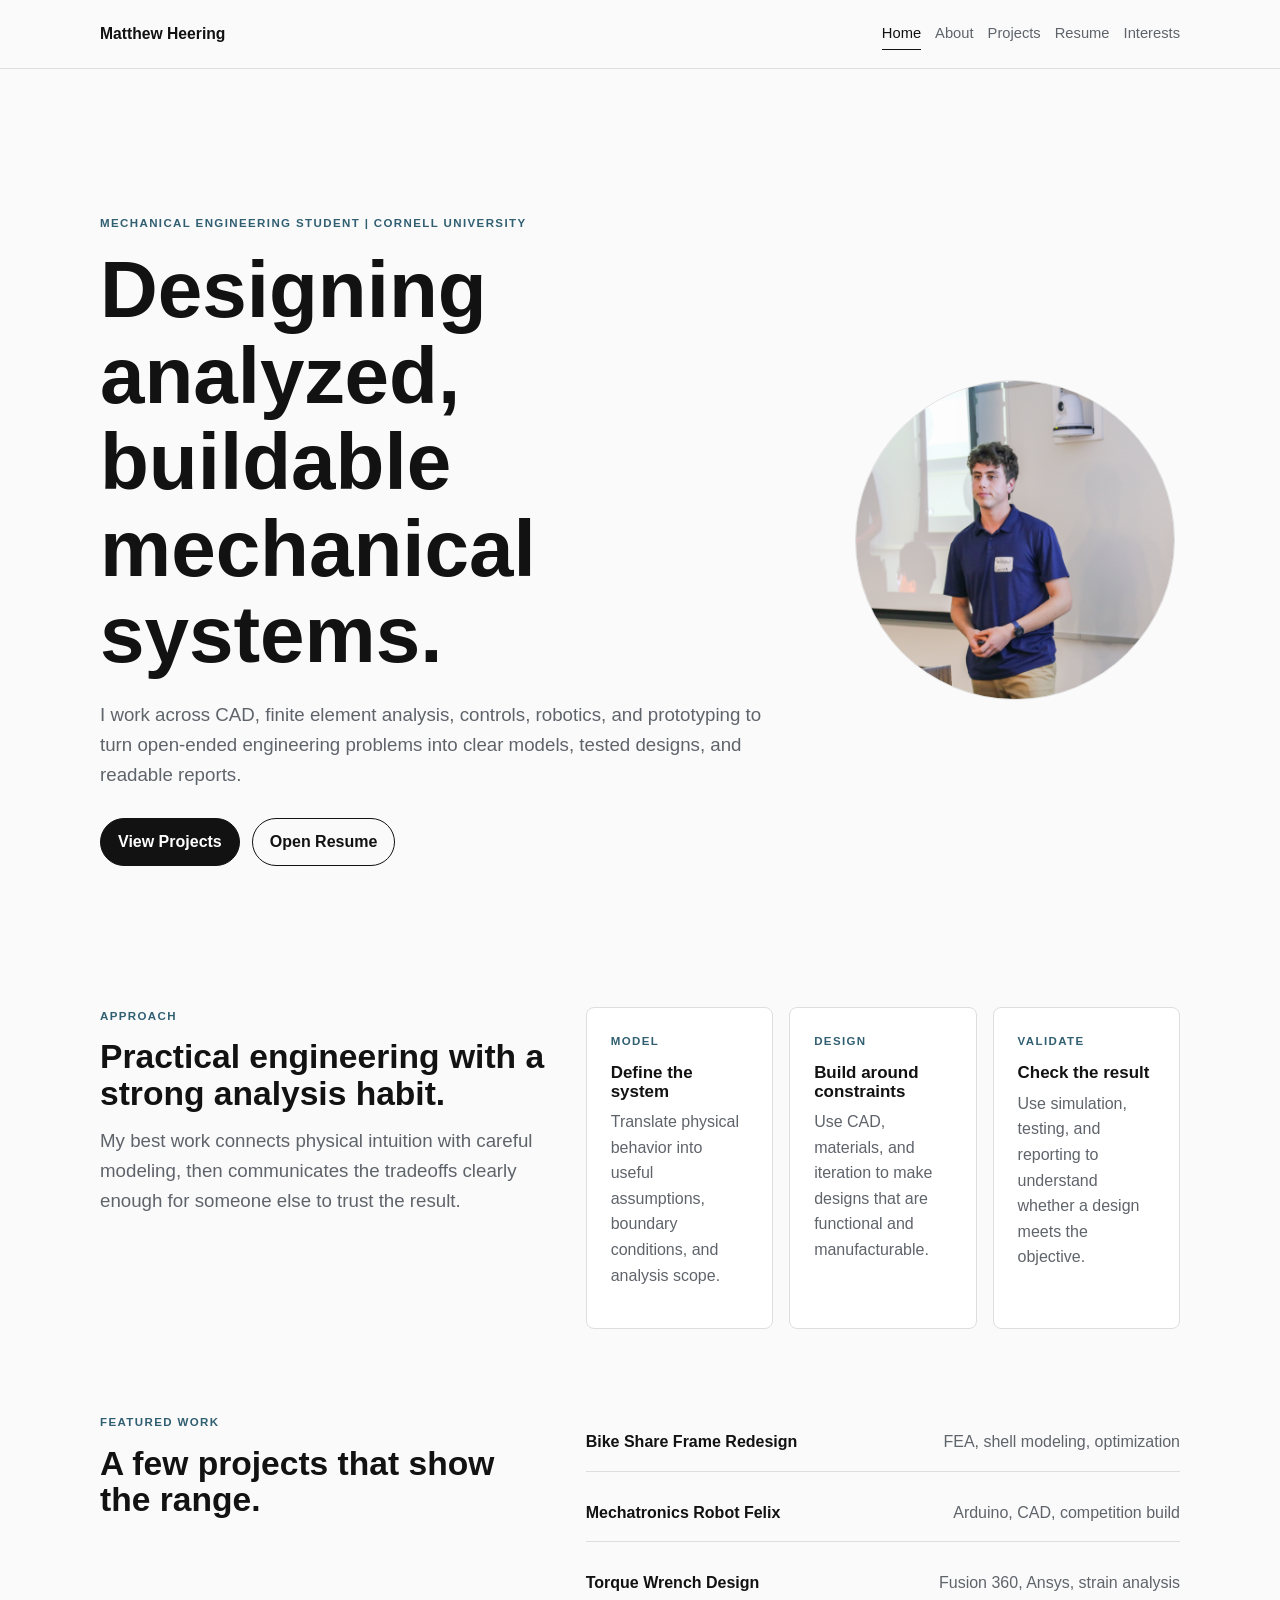
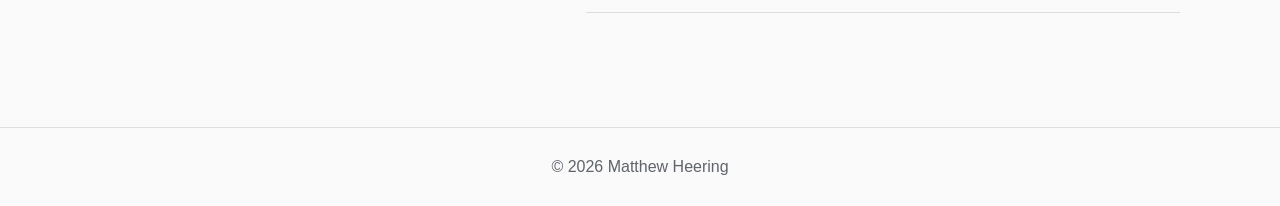
<file: index.html>
<!DOCTYPE html>
<html lang="en">
<head>
  <meta charset="UTF-8">
  <meta name="viewport" content="width=device-width, initial-scale=1.0">
  <meta name="description" content="Mechanical engineering portfolio for Matthew Heering, featuring CAD, FEA, robotics, fluid mechanics, and system dynamics projects.">
  <title>Matthew Heering | Mechanical Engineering Portfolio</title>
  <link rel="stylesheet" href="assets/css/main.css">
</head>
<body>
  <nav class="site-nav" aria-label="Primary navigation">
    <div class="nav-inner">
      <a class="brand" href="index.html">Matthew Heering</a>
      <div class="nav-links">
        <a class="active" href="index.html">Home</a>
        <a href="about.html">About</a>
        <a href="projects/index.html">Projects</a>
        <a href="Resume/resume.html">Resume</a>
        <a href="interests.html">Interests</a>
      </div>
    </div>
  </nav>

  <main class="page-shell">
    <section class="hero" aria-labelledby="home-heading">
      <div class="hero-copy">
        <p class="eyebrow">Mechanical engineering student | Cornell University</p>
        <h1 id="home-heading">Designing analyzed, buildable mechanical systems.</h1>
        <p class="lead">
          I work across CAD, finite element analysis, controls, robotics, and prototyping to turn
          open-ended engineering problems into clear models, tested designs, and readable reports.
        </p>
        <div class="hero-actions">
          <a class="button primary" href="projects/index.html">View Projects</a>
          <a class="button" href="Resume/resume.html">Open Resume</a>
        </div>
      </div>
      <div class="portrait-wrap">
        <img class="portrait" src="coding.png" alt="Matthew Heering presenting engineering work">
      </div>
    </section>

    <section class="section split-section" aria-labelledby="approach-heading">
      <div class="section-header">
        <p class="eyebrow">Approach</p>
        <h2 id="approach-heading">Practical engineering with a strong analysis habit.</h2>
        <p class="lead">
          My best work connects physical intuition with careful modeling, then communicates the
          tradeoffs clearly enough for someone else to trust the result.
        </p>
      </div>
      <div class="grid">
        <article class="card">
          <p class="meta">Model</p>
          <h3>Define the system</h3>
          <p>Translate physical behavior into useful assumptions, boundary conditions, and analysis scope.</p>
        </article>
        <article class="card">
          <p class="meta">Design</p>
          <h3>Build around constraints</h3>
          <p>Use CAD, materials, and iteration to make designs that are functional and manufacturable.</p>
        </article>
        <article class="card">
          <p class="meta">Validate</p>
          <h3>Check the result</h3>
          <p>Use simulation, testing, and reporting to understand whether a design meets the objective.</p>
        </article>
      </div>
    </section>

    <section class="section split-section" aria-labelledby="featured-heading">
      <div class="section-header">
        <p class="eyebrow">Featured work</p>
        <h2 id="featured-heading">A few projects that show the range.</h2>
      </div>
      <div class="link-list">
        <a class="text-link" href="projects/Bike Share Simulation/index.html">
          Bike Share Frame Redesign <span>FEA, shell modeling, optimization</span>
        </a>
        <a class="text-link" href="projects/Mechatronics-Robot/index.html">
          Mechatronics Robot Felix <span>Arduino, CAD, competition build</span>
        </a>
        <a class="text-link" href="projects/Torque Wrench/index.html">
          Torque Wrench Design <span>Fusion 360, Ansys, strain analysis</span>
        </a>
      </div>
    </section>
  </main>

  <footer class="site-footer">&copy; 2026 Matthew Heering</footer>
</body>
</html>
</file>
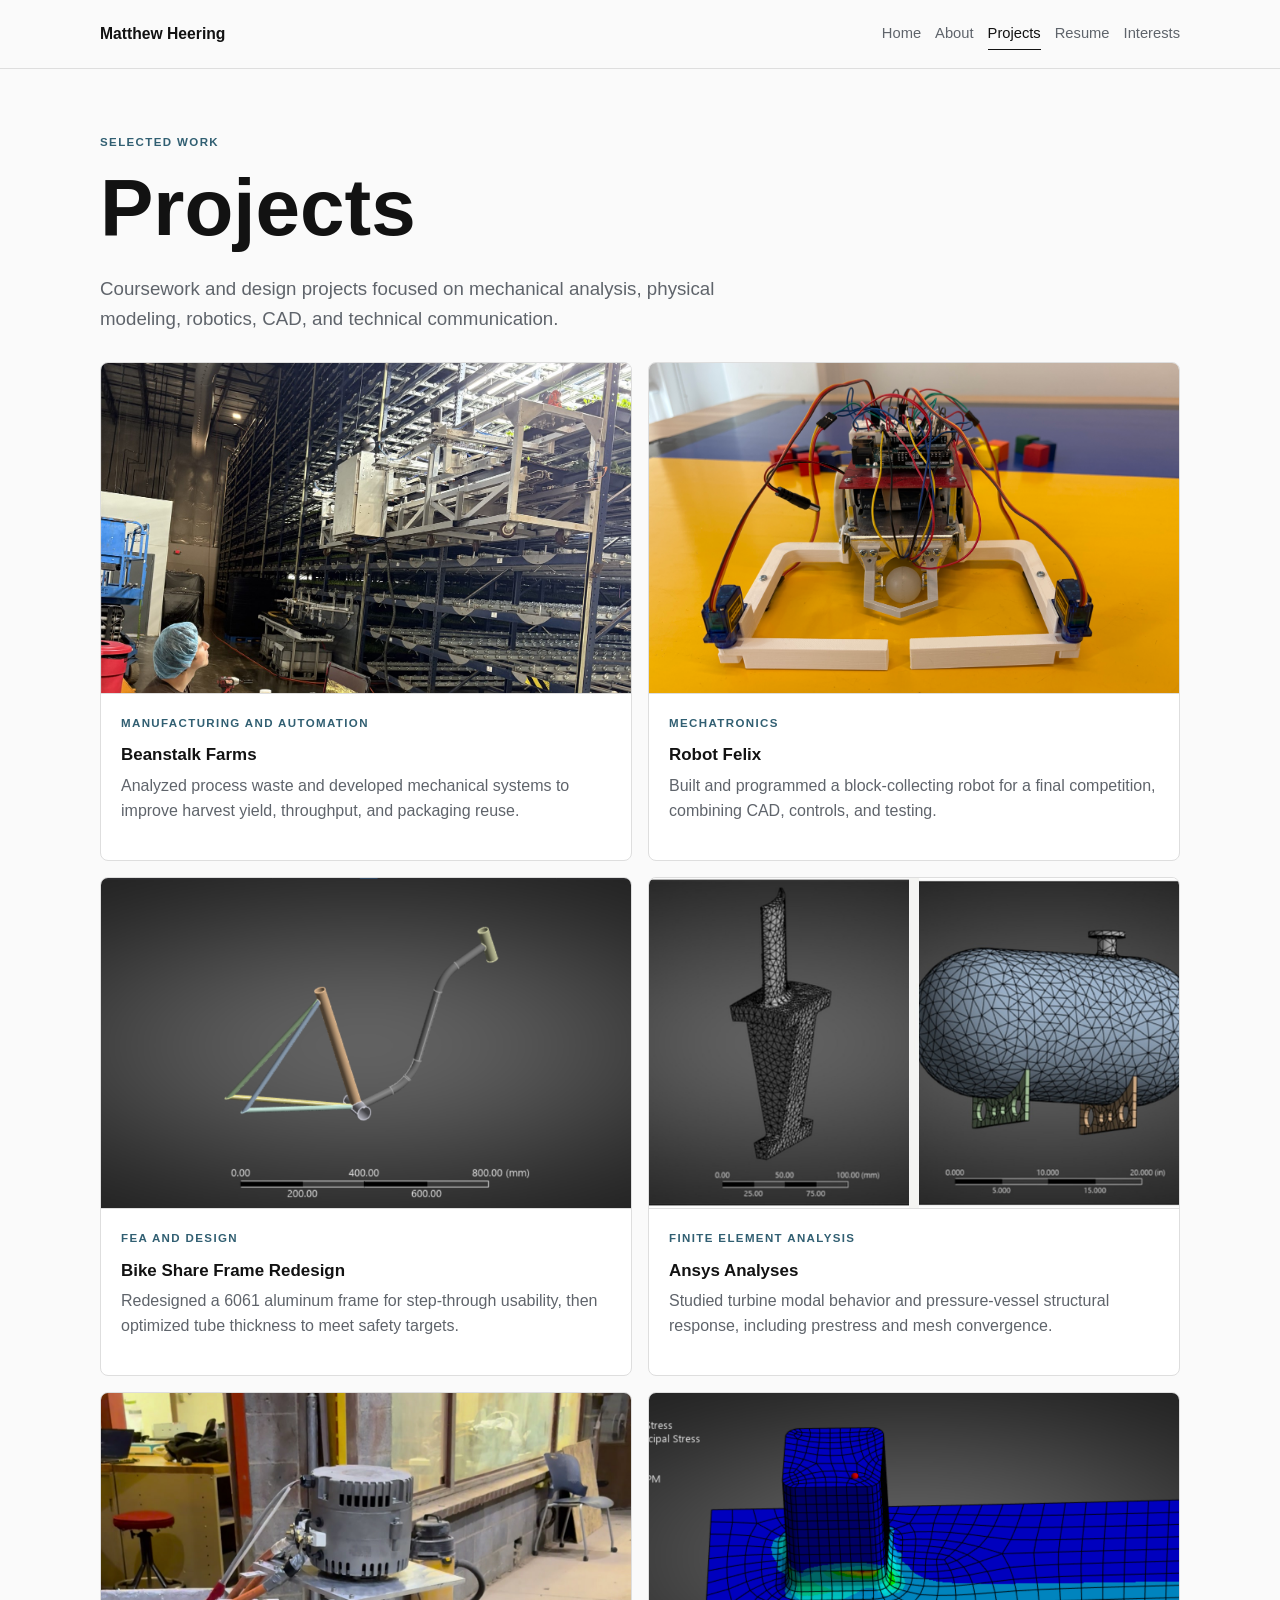
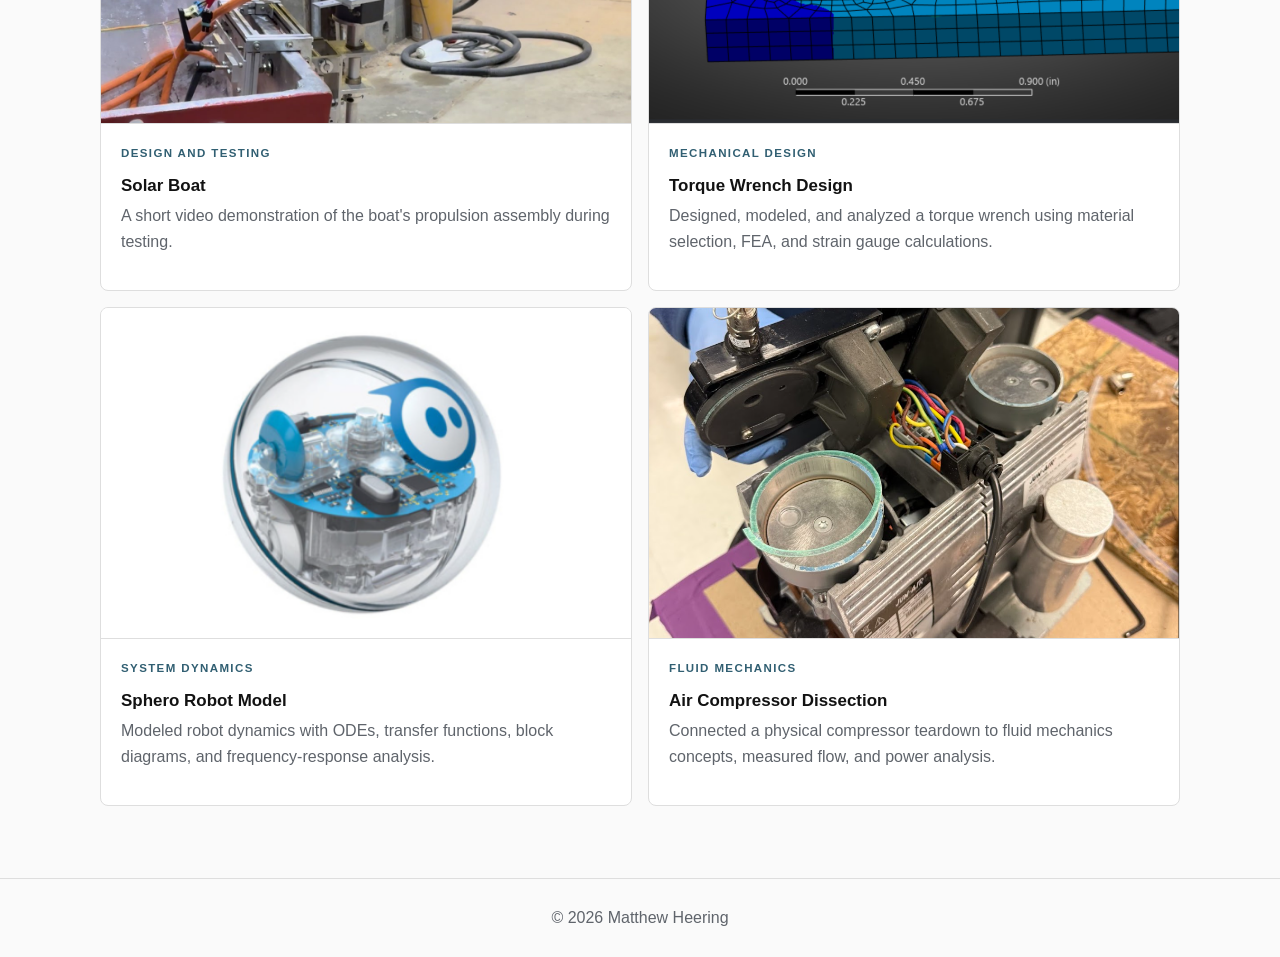
<file: projects/index.html>
<!DOCTYPE html>
<html lang="en">
<head>
  <meta charset="UTF-8">
  <meta name="viewport" content="width=device-width, initial-scale=1.0">
  <meta name="description" content="Selected mechanical engineering projects by Matthew Heering, including FEA, CAD, robotics, system dynamics, and fluid mechanics work.">
  <title>Projects | Matthew Heering</title>
  <link rel="stylesheet" href="../assets/css/main.css">
</head>
<body>
  <nav class="site-nav" aria-label="Primary navigation">
    <div class="nav-inner">
      <a class="brand" href="../index.html">Matthew Heering</a>
      <div class="nav-links">
        <a href="../index.html">Home</a>
        <a href="../about.html">About</a>
        <a class="active" href="index.html">Projects</a>
        <a href="../Resume/resume.html">Resume</a>
        <a href="../interests.html">Interests</a>
      </div>
    </div>
  </nav>

  <main class="page-shell">
    <section class="section-header">
      <p class="eyebrow">Selected work</p>
      <h1>Projects</h1>
      <p class="lead">
        Coursework and design projects focused on mechanical analysis, physical modeling,
        robotics, CAD, and technical communication.
      </p>
    </section>

    <section class="grid project-grid" aria-label="Project list">
      <a class="project-card" href="Beanstalk Farms/index.html">
        <img class="project-card-image-top" src="Beanstalk Farms/assets/facility-overview.jpg" alt="Indoor vertical farm automation system at Beanstalk Farms">
        <div class="project-card-body">
          <p class="meta">Manufacturing and automation</p>
          <h3>Beanstalk Farms</h3>
          <p>Analyzed process waste and developed mechanical systems to improve harvest yield, throughput, and packaging reuse.</p>
        </div>
      </a>

      <a class="project-card" href="Mechatronics-Robot/index.html">
        <img src="../images/Felix.jpg" alt="Mechatronics robot Felix">
        <div class="project-card-body">
          <p class="meta">Mechatronics</p>
          <h3>Robot Felix</h3>
          <p>Built and programmed a block-collecting robot for a final competition, combining CAD, controls, and testing.</p>
        </div>
      </a>

      <a class="project-card" href="Bike Share Simulation/index.html">
        <img src="Bike Share Simulation/BikeFrame.png" alt="Bike frame finite element analysis model">
        <div class="project-card-body">
          <p class="meta">FEA and design</p>
          <h3>Bike Share Frame Redesign</h3>
          <p>Redesigned a 6061 aluminum frame for step-through usability, then optimized tube thickness to meet safety targets.</p>
        </div>
      </a>

      <a class="project-card" href="ANSYS Analyses/index.html">
        <img src="ANSYS Analyses/assets/ansys-analyses-card.jpg" alt="Finite element meshes of a turbine and a pressure vessel">
        <div class="project-card-body">
          <p class="meta">Finite element analysis</p>
          <h3>Ansys Analyses</h3>
          <p>Studied turbine modal behavior and pressure-vessel structural response, including prestress and mesh convergence.</p>
        </div>
      </a>

      <a class="project-card" href="Solar Boat/index.html">
        <img src="Solar Boat/assets/solar-boat-card.jpg" alt="Solar boat propulsion assembly during testing">
        <div class="project-card-body">
          <p class="meta">Design and testing</p>
          <h3>Solar Boat</h3>
          <p>A short video demonstration of the boat's propulsion assembly during testing.</p>
        </div>
      </a>

      <a class="project-card" href="Torque Wrench/index.html">
        <img src="../images/3270-img.png" alt="Torque wrench CAD and analysis">
        <div class="project-card-body">
          <p class="meta">Mechanical design</p>
          <h3>Torque Wrench Design</h3>
          <p>Designed, modeled, and analyzed a torque wrench using material selection, FEA, and strain gauge calculations.</p>
        </div>
      </a>

      <a class="project-card" href="Sphero Robot Report/index.html">
        <img src="../images/Sphero.png" alt="Sphero robot">
        <div class="project-card-body">
          <p class="meta">System dynamics</p>
          <h3>Sphero Robot Model</h3>
          <p>Modeled robot dynamics with ODEs, transfer functions, block diagrams, and frequency-response analysis.</p>
        </div>
      </a>

      <a class="project-card" href="Fluids Dissection/index.html">
        <img src="../images/air compressor.png" alt="Rocking piston air compressor">
        <div class="project-card-body">
          <p class="meta">Fluid mechanics</p>
          <h3>Air Compressor Dissection</h3>
          <p>Connected a physical compressor teardown to fluid mechanics concepts, measured flow, and power analysis.</p>
        </div>
      </a>
    </section>
  </main>

  <footer class="site-footer">&copy; 2026 Matthew Heering</footer>
</body>
</html>
</file>
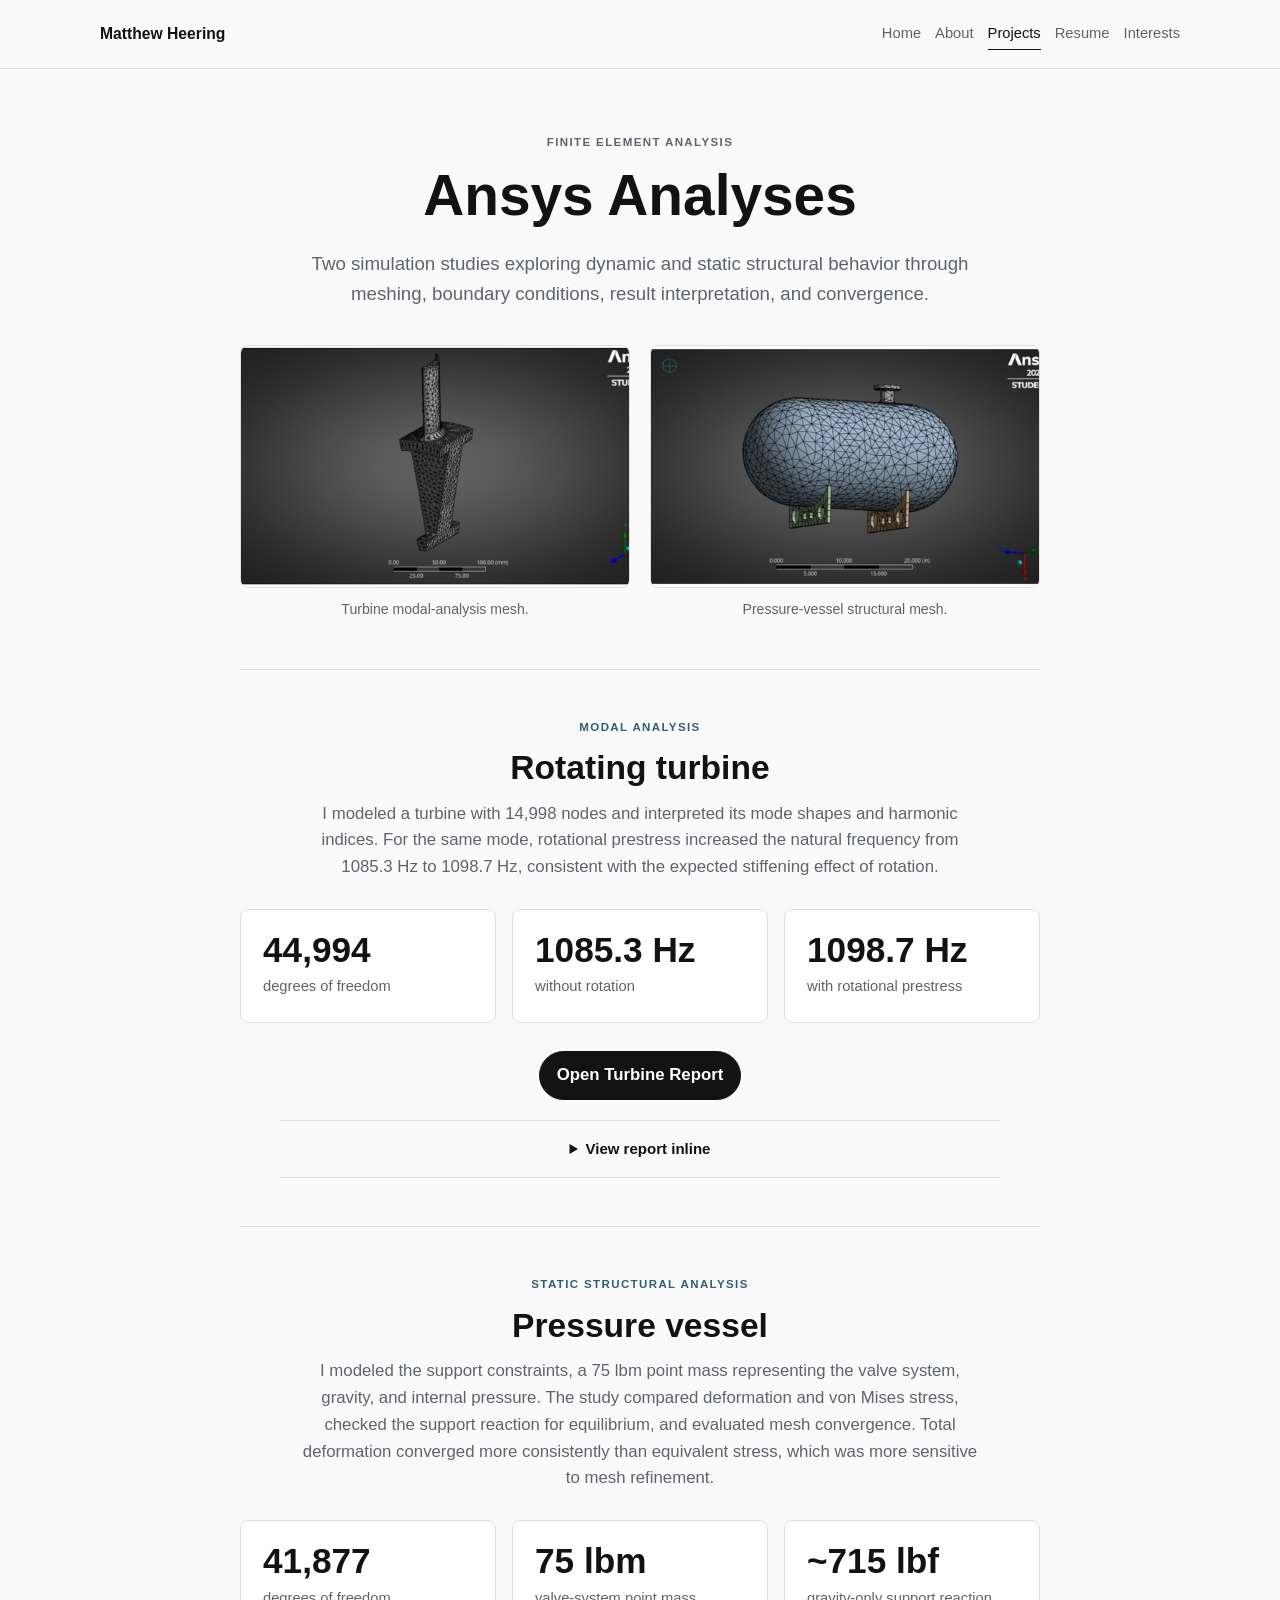
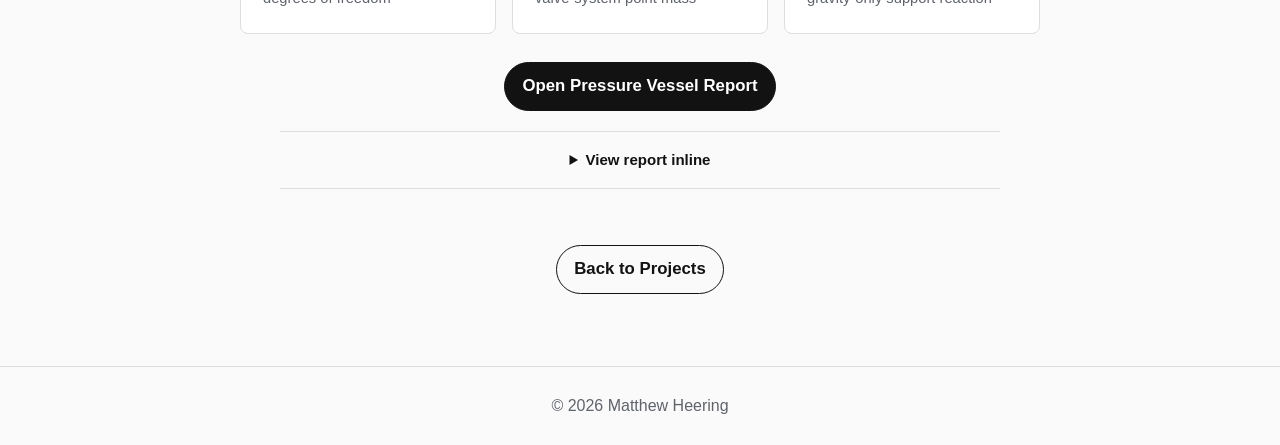
<file: projects/ANSYS Analyses/index.html>
<!DOCTYPE html>
<html lang="en">
<head>
  <meta charset="UTF-8">
  <meta name="viewport" content="width=device-width, initial-scale=1.0">
  <meta name="description" content="Ansys turbine modal analysis and pressure vessel structural analysis by Matthew Heering.">
  <title>Ansys Analyses | Matthew Heering</title>
  <link rel="stylesheet" href="../../assets/css/main.css">
</head>
<body>
  <nav class="site-nav" aria-label="Primary navigation">
    <div class="nav-inner">
      <a class="brand" href="../../index.html">Matthew Heering</a>
      <div class="nav-links">
        <a href="../../index.html">Home</a>
        <a href="../../about.html">About</a>
        <a class="active" href="../index.html">Projects</a>
        <a href="../../Resume/resume.html">Resume</a>
        <a href="../../interests.html">Interests</a>
      </div>
    </div>
  </nav>

  <main class="page-shell">
    <article class="prose ansys-page">
      <header class="case-study-header">
        <p class="eyebrow">Finite element analysis</p>
        <h1>Ansys Analyses</h1>
        <p class="lead">
          Two simulation studies exploring dynamic and static structural behavior through
          meshing, boundary conditions, result interpretation, and convergence.
        </p>
      </header>

      <div class="analysis-hero" aria-label="Analysis models">
        <figure class="media-figure">
          <img src="assets/turbine-mesh.jpg" alt="Finite element mesh of the turbine model">
          <figcaption>Turbine modal-analysis mesh.</figcaption>
        </figure>
        <figure class="media-figure">
          <img src="assets/pressure-vessel-mesh.jpg" alt="Finite element mesh of the pressure vessel model">
          <figcaption>Pressure-vessel structural mesh.</figcaption>
        </figure>
      </div>

      <section class="case-study-section" aria-labelledby="turbine-heading">
        <div class="case-study-intro">
          <p class="meta">Modal analysis</p>
          <h2 id="turbine-heading">Rotating turbine</h2>
          <p>
            I modeled a turbine with 14,998 nodes and interpreted its mode shapes and harmonic
            indices. For the same mode, rotational prestress increased the natural frequency from
            1085.3 Hz to 1098.7 Hz, consistent with the expected stiffening effect of rotation.
          </p>
        </div>

        <div class="metric-grid" aria-label="Turbine analysis results">
          <div class="metric"><strong>44,994</strong><span>degrees of freedom</span></div>
          <div class="metric"><strong>1085.3 Hz</strong><span>without rotation</span></div>
          <div class="metric"><strong>1098.7 Hz</strong><span>with rotational prestress</span></div>
        </div>

        <div class="action-row report-actions">
          <a class="button primary" href="reports/turbine-modal-analysis.pdf" target="_blank" rel="noreferrer">Open Turbine Report</a>
        </div>
        <details class="report-viewer">
          <summary>View report inline</summary>
          <iframe class="pdf-frame analysis-pdf" src="reports/turbine-modal-analysis.pdf" title="Turbine modal analysis report" loading="lazy"></iframe>
        </details>
      </section>

      <section class="case-study-section" aria-labelledby="vessel-heading">
        <div class="case-study-intro">
          <p class="meta">Static structural analysis</p>
          <h2 id="vessel-heading">Pressure vessel</h2>
          <p>
            I modeled the support constraints, a 75 lbm point mass representing the valve system,
            gravity, and internal pressure. The study compared deformation and von Mises stress,
            checked the support reaction for equilibrium, and evaluated mesh convergence. Total
            deformation converged more consistently than equivalent stress, which was more
            sensitive to mesh refinement.
          </p>
        </div>

        <div class="metric-grid" aria-label="Pressure vessel analysis results">
          <div class="metric"><strong>41,877</strong><span>degrees of freedom</span></div>
          <div class="metric"><strong>75 lbm</strong><span>valve-system point mass</span></div>
          <div class="metric"><strong>~715 lbf</strong><span>gravity-only support reaction</span></div>
        </div>

        <div class="action-row report-actions">
          <a class="button primary" href="reports/pressure-vessel-analysis.pdf" target="_blank" rel="noreferrer">Open Pressure Vessel Report</a>
        </div>
        <details class="report-viewer">
          <summary>View report inline</summary>
          <iframe class="pdf-frame analysis-pdf" src="reports/pressure-vessel-analysis.pdf" title="Pressure vessel structural analysis report" loading="lazy"></iframe>
        </details>
      </section>

      <div class="action-row case-study-actions">
        <a class="button" href="../index.html">Back to Projects</a>
      </div>
    </article>
  </main>

  <footer class="site-footer">&copy; 2026 Matthew Heering</footer>
</body>
</html>
</file>
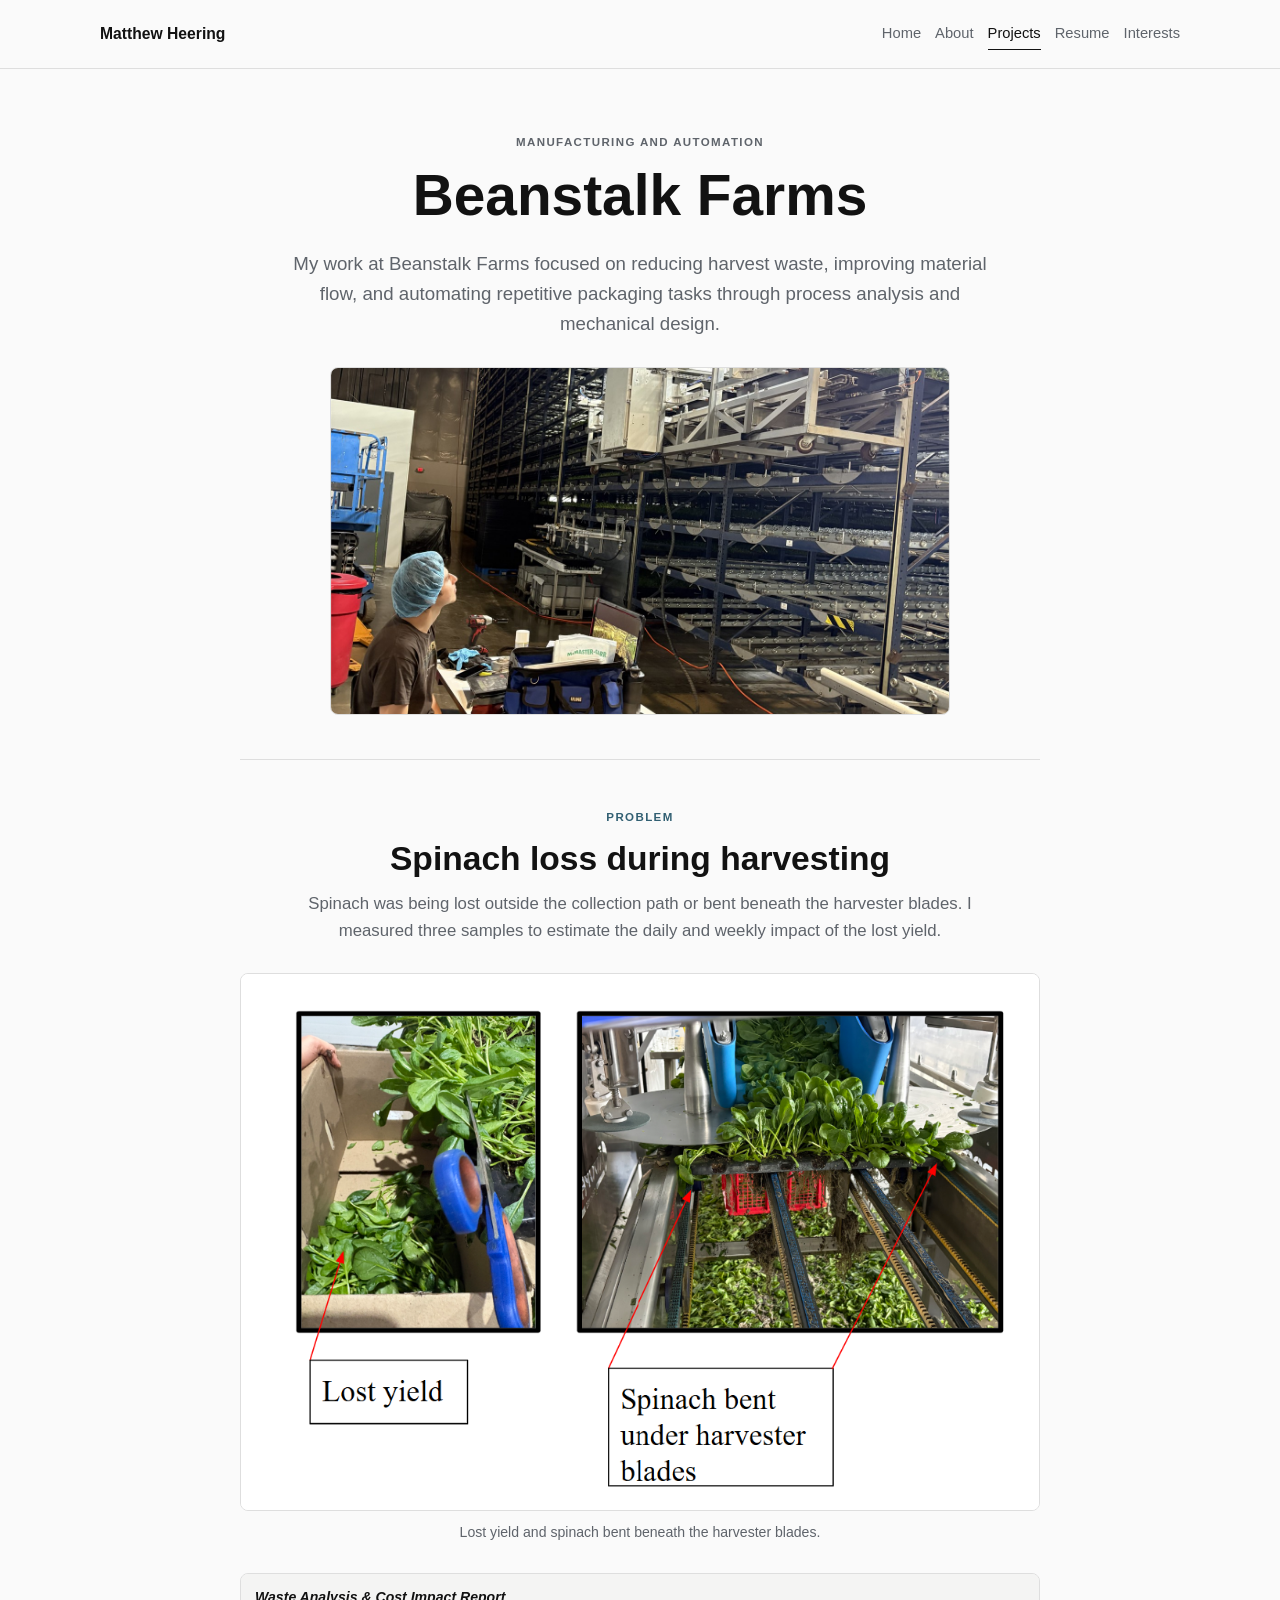
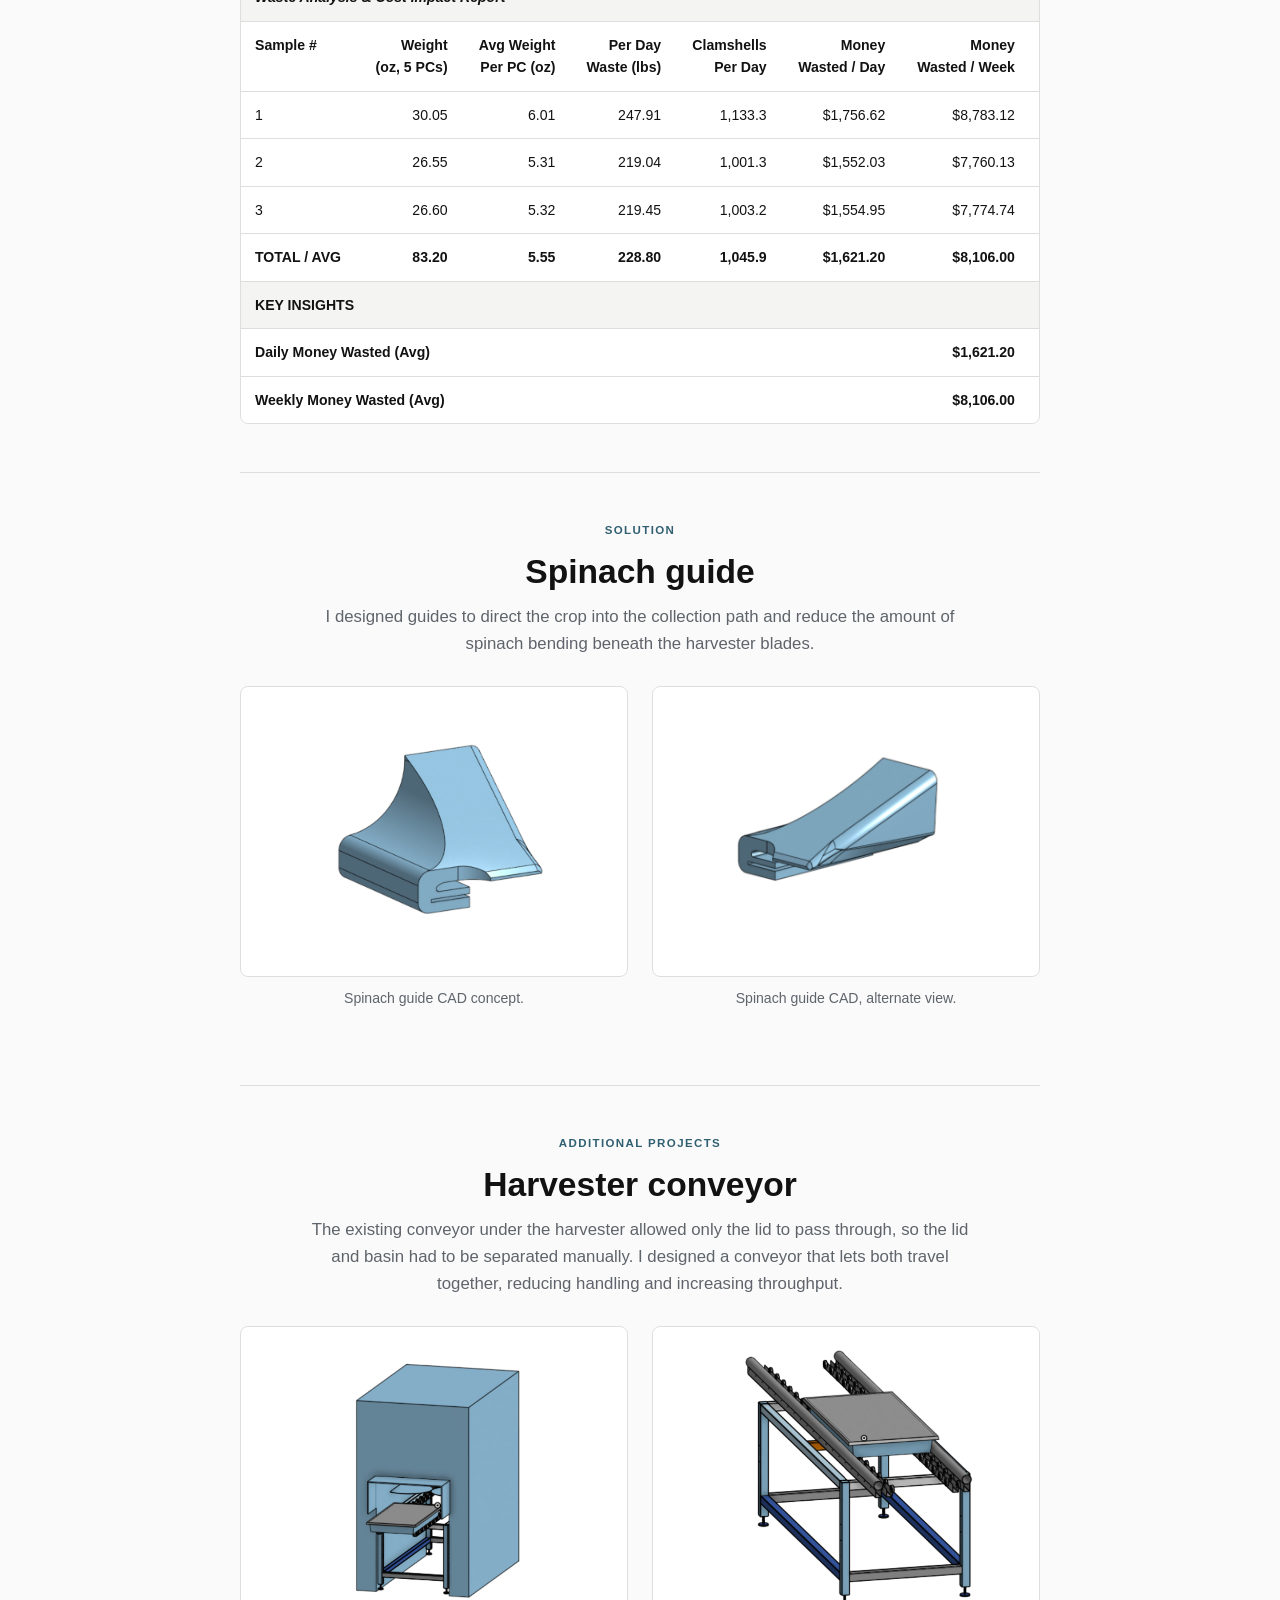
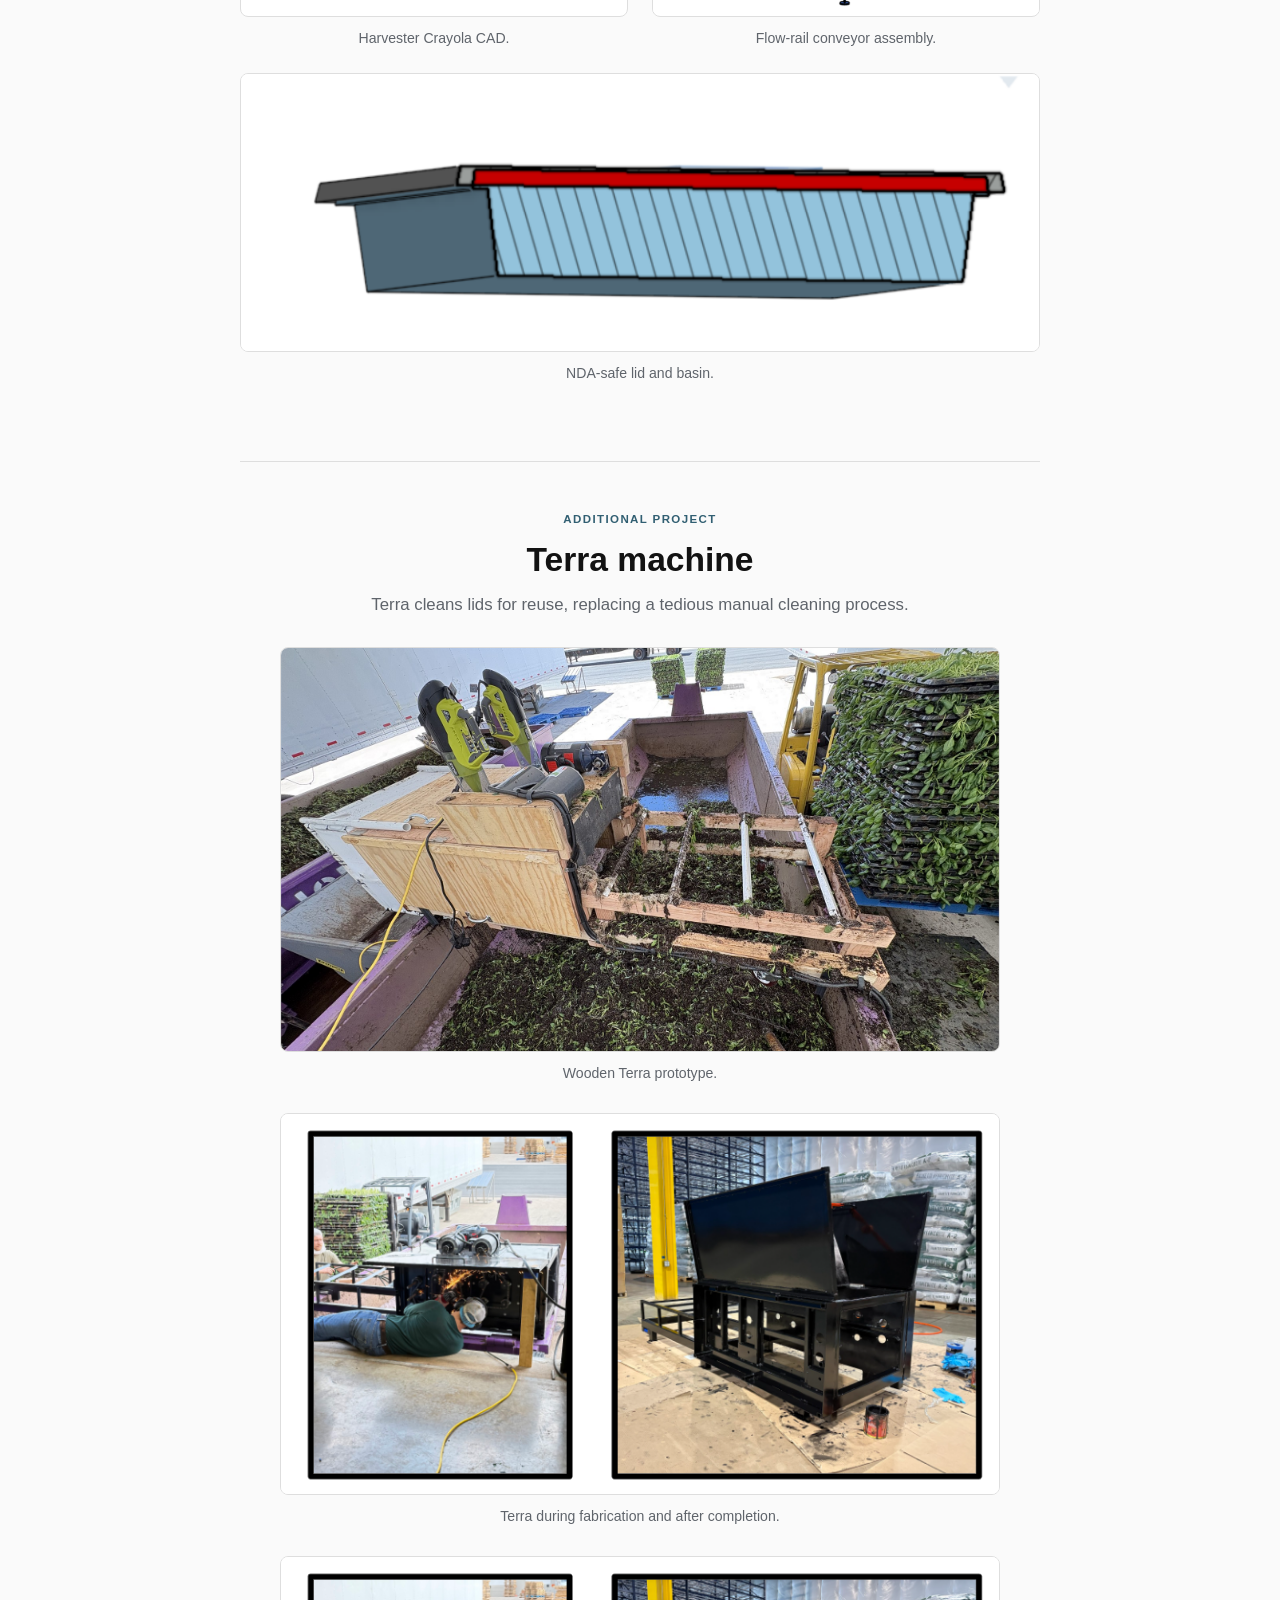
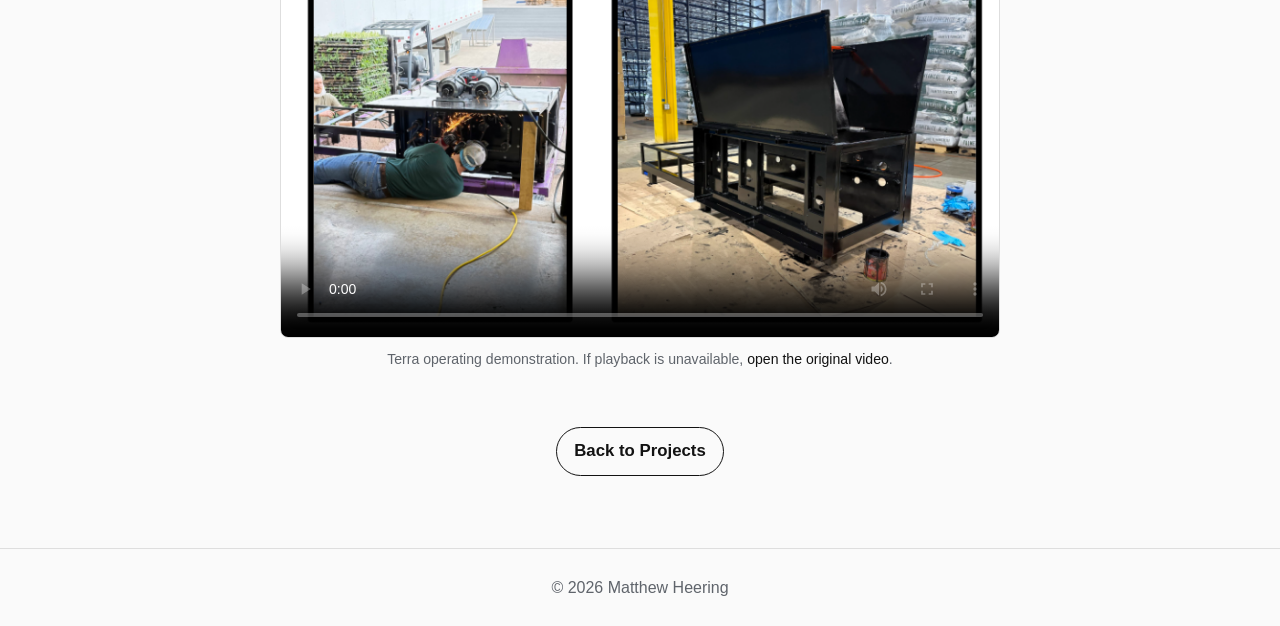
<file: projects/Beanstalk Farms/index.html>
<!DOCTYPE html>
<html lang="en">
<head>
  <meta charset="UTF-8">
  <meta name="viewport" content="width=device-width, initial-scale=1.0">
  <meta name="description" content="Beanstalk Farms manufacturing and automation work by Matthew Heering, including waste analysis, harvest guides, conveyor design, and the Terra lid-cleaning system.">
  <title>Beanstalk Farms | Matthew Heering</title>
  <link rel="stylesheet" href="../../assets/css/main.css">
</head>
<body>
  <nav class="site-nav" aria-label="Primary navigation">
    <div class="nav-inner">
      <a class="brand" href="../../index.html">Matthew Heering</a>
      <div class="nav-links">
        <a href="../../index.html">Home</a>
        <a href="../../about.html">About</a>
        <a class="active" href="../index.html">Projects</a>
        <a href="../../Resume/resume.html">Resume</a>
        <a href="../../interests.html">Interests</a>
      </div>
    </div>
  </nav>

  <main class="page-shell">
    <article class="prose beanstalk-case-study">
      <header class="case-study-header">
        <p class="eyebrow">Manufacturing and automation</p>
        <h1>Beanstalk Farms</h1>
        <p class="lead">
          My work at Beanstalk Farms focused on reducing harvest waste, improving material flow,
          and automating repetitive packaging tasks through process analysis and mechanical design.
        </p>
        <img class="project-hero-image project-hero-crop" src="assets/facility-overview.jpg" alt="Vertical growing racks and harvesting equipment at Beanstalk Farms">
      </header>

      <section class="case-study-section" aria-labelledby="problem-heading">
        <div class="case-study-intro">
          <p class="meta">Problem</p>
          <h2 id="problem-heading">Spinach loss during harvesting</h2>
          <p>
            Spinach was being lost outside the collection path or bent beneath the harvester
            blades. I measured three samples to estimate the daily and weekly impact of the lost yield.
          </p>
        </div>

        <figure class="media-figure wide">
          <img src="assets/spinach-loss-analysis.png" alt="Annotated photos showing lost spinach yield and leaves bent beneath harvester blades">
          <figcaption>Lost yield and spinach bent beneath the harvester blades.</figcaption>
        </figure>

        <div class="data-table-wrap">
          <table class="data-table">
            <thead>
              <tr class="table-title"><th colspan="8"><em>Waste Analysis &amp; Cost Impact Report</em></th></tr>
              <tr>
                <th>Sample #</th>
                <th>Weight<br>(oz, 5 PCs)</th>
                <th>Avg Weight<br>Per PC (oz)</th>
                <th>Per Day<br>Waste (lbs)</th>
                <th>Clamshells<br>Per Day</th>
                <th>Money<br>Wasted / Day</th>
                <th>Money<br>Wasted / Week</th>
                <th>Fudge Factor (~25%)<br>Weekly Expense</th>
              </tr>
            </thead>
            <tbody>
              <tr><td>1</td><td>30.05</td><td>6.01</td><td>247.91</td><td>1,133.3</td><td>$1,756.62</td><td>$8,783.12</td><td>$6,587.34</td></tr>
              <tr><td>2</td><td>26.55</td><td>5.31</td><td>219.04</td><td>1,001.3</td><td>$1,552.03</td><td>$7,760.13</td><td>$5,820.10</td></tr>
              <tr><td>3</td><td>26.60</td><td>5.32</td><td>219.45</td><td>1,003.2</td><td>$1,554.95</td><td>$7,774.74</td><td>$5,831.06</td></tr>
              <tr class="summary-row"><td>TOTAL / AVG</td><td>83.20</td><td>5.55</td><td>228.80</td><td>1,045.9</td><td>$1,621.20</td><td>$8,106.00</td><td>$6,079.50</td></tr>
              <tr class="table-section"><th colspan="8">KEY INSIGHTS</th></tr>
              <tr class="summary-row"><td colspan="6">Daily Money Wasted (Avg)</td><td>$1,621.20</td><td></td></tr>
              <tr class="summary-row"><td colspan="6">Weekly Money Wasted (Avg)</td><td>$8,106.00</td><td></td></tr>
            </tbody>
          </table>
        </div>
      </section>

      <section class="case-study-section" aria-labelledby="solution-heading">
        <div class="case-study-intro">
          <p class="meta">Solution</p>
          <h2 id="solution-heading">Spinach guide</h2>
          <p>
            I designed guides to direct the crop into the collection path and reduce the amount
            of spinach bending beneath the harvester blades.
          </p>
        </div>
        <div class="media-grid">
          <figure class="media-figure">
            <img src="assets/spinach-guide-front.png" alt="CAD model of the spinach guide concept">
            <figcaption>Spinach guide CAD concept.</figcaption>
          </figure>
          <figure class="media-figure">
            <img src="assets/spinach-guide-side.png" alt="Alternate CAD view of the spinach guide concept">
            <figcaption>Spinach guide CAD, alternate view.</figcaption>
          </figure>
        </div>
      </section>

      <section class="case-study-section" aria-labelledby="additional-heading">
        <div class="case-study-intro">
          <p class="meta">Additional projects</p>
          <h2 id="additional-heading">Harvester conveyor</h2>
          <p>
            The existing conveyor under the harvester allowed only the lid to pass through, so the
            lid and basin had to be separated manually. I designed a conveyor that lets both travel
            together, reducing handling and increasing throughput.
          </p>
        </div>
        <div class="media-grid">
          <figure class="media-figure">
            <img src="assets/harvester-conveyor-cad.png" alt="Harvester Crayola CAD model">
            <figcaption>Harvester Crayola CAD.</figcaption>
          </figure>
          <figure class="media-figure">
            <img src="assets/flow-rail-conveyor.png" alt="CAD model of the flow-rail conveyor assembly">
            <figcaption>Flow-rail conveyor assembly.</figcaption>
          </figure>
          <figure class="media-figure wide">
            <img src="assets/lid-basin-profile.png" alt="NDA-safe CAD view of the lid and basin">
            <figcaption>NDA-safe lid and basin.</figcaption>
          </figure>
        </div>
      </section>

      <section class="case-study-section" aria-labelledby="terra-heading">
        <div class="case-study-intro">
          <p class="meta">Additional project</p>
          <h2 id="terra-heading">Terra machine</h2>
          <p>
            Terra cleans lids for reuse, replacing a tedious manual cleaning process.
          </p>
        </div>

        <figure class="media-figure terra-prototype-figure">
          <img src="assets/terra-prototype.jpg" alt="Wooden prototype of the Terra lid-cleaning machine">
          <figcaption>Wooden Terra prototype.</figcaption>
        </figure>

        <figure class="media-figure wide terra-figure">
          <img src="assets/terra-development.png" alt="Terra lid-cleaning machine during fabrication and after completion">
          <figcaption>Terra during fabrication and after completion.</figcaption>
        </figure>
        <video class="project-video" controls preload="metadata" poster="assets/terra-development.png">
          <source src="assets/terra-demo.mov">
          Your browser cannot play this video. <a href="assets/terra-demo.mov">Open the Terra demonstration video</a> instead.
        </video>
        <p class="video-caption">Terra operating demonstration. If playback is unavailable, <a href="assets/terra-demo.mov">open the original video</a>.</p>
      </section>

      <div class="action-row case-study-actions">
        <a class="button" href="../index.html">Back to Projects</a>
      </div>
    </article>
  </main>

  <footer class="site-footer">&copy; 2026 Matthew Heering</footer>
</body>
</html>
</file>
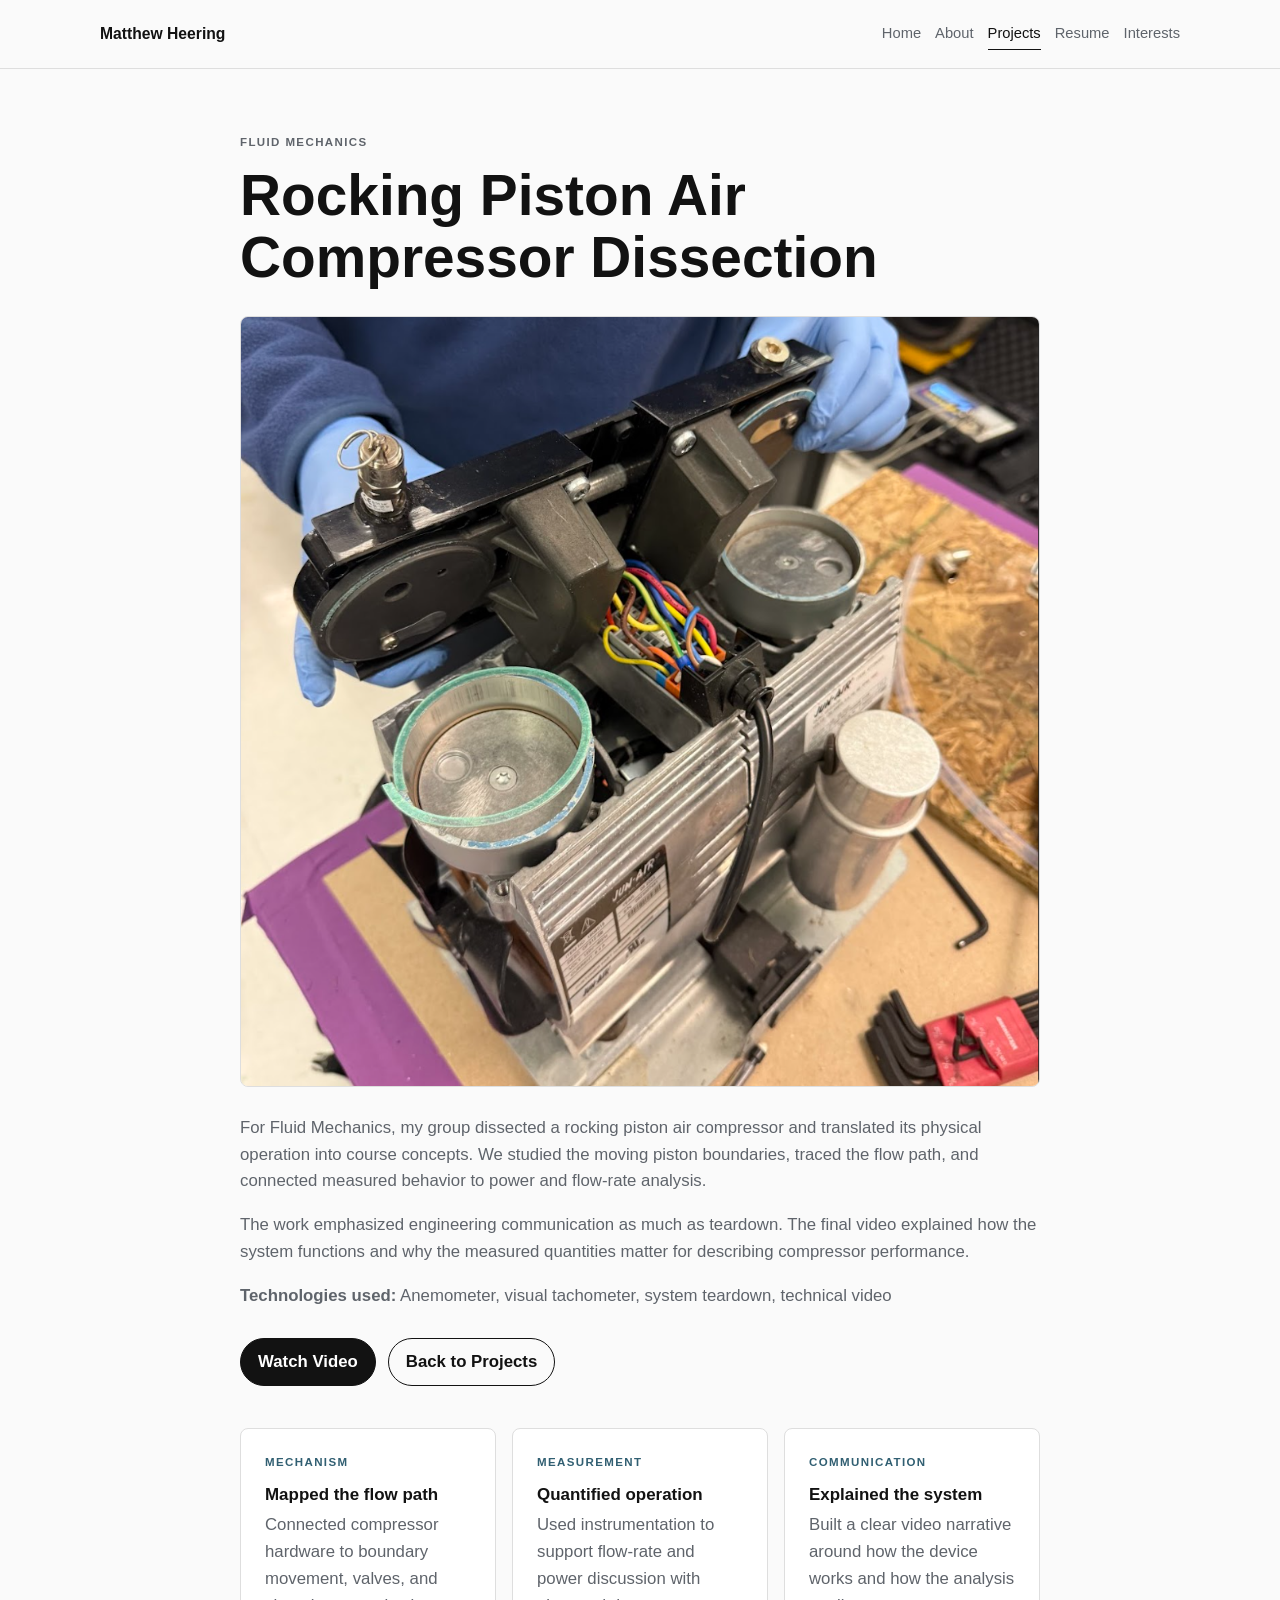
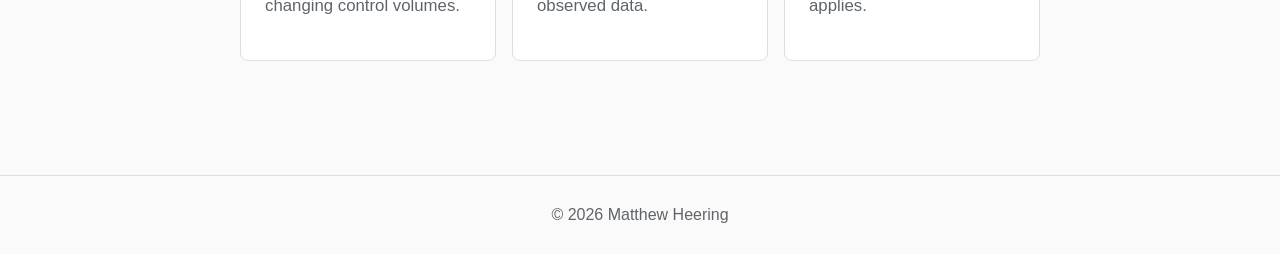
<file: projects/Fluids Dissection/index.html>
<!DOCTYPE html>
<html lang="en">
<head>
  <meta charset="UTF-8">
  <meta name="viewport" content="width=device-width, initial-scale=1.0">
  <meta name="description" content="Rocking piston air compressor dissection project by Matthew Heering, connecting a physical teardown to fluid mechanics analysis.">
  <title>Air Compressor Dissection | Matthew Heering</title>
  <link rel="stylesheet" href="../../assets/css/main.css">
</head>
<body>
  <nav class="site-nav" aria-label="Primary navigation">
    <div class="nav-inner">
      <a class="brand" href="../../index.html">Matthew Heering</a>
      <div class="nav-links">
        <a href="../../index.html">Home</a>
        <a href="../../about.html">About</a>
        <a class="active" href="../index.html">Projects</a>
        <a href="../../Resume/resume.html">Resume</a>
        <a href="../../interests.html">Interests</a>
      </div>
    </div>
  </nav>

  <main class="page-shell">
    <article class="prose">
      <p class="eyebrow">Fluid mechanics</p>
      <h1>Rocking Piston Air Compressor Dissection</h1>
      <img class="project-hero-image" src="../../images/air compressor.png" alt="Rocking piston air compressor">
      <p>
        For Fluid Mechanics, my group dissected a rocking piston air compressor and translated
        its physical operation into course concepts. We studied the moving piston boundaries,
        traced the flow path, and connected measured behavior to power and flow-rate analysis.
      </p>
      <p>
        The work emphasized engineering communication as much as teardown. The final video
        explained how the system functions and why the measured quantities matter for describing
        compressor performance.
      </p>
      <p><strong>Technologies used:</strong> Anemometer, visual tachometer, system teardown, technical video</p>
      <div class="action-row">
        <a class="button primary" href="https://www.youtube.com/watch?v=kFJW_DP0QBg" target="_blank" rel="noreferrer">Watch Video</a>
        <a class="button" href="../index.html">Back to Projects</a>
      </div>

      <section class="section grid" aria-label="Project focus areas">
        <article class="card">
          <p class="meta">Mechanism</p>
          <h3>Mapped the flow path</h3>
          <p>Connected compressor hardware to boundary movement, valves, and changing control volumes.</p>
        </article>
        <article class="card">
          <p class="meta">Measurement</p>
          <h3>Quantified operation</h3>
          <p>Used instrumentation to support flow-rate and power discussion with observed data.</p>
        </article>
        <article class="card">
          <p class="meta">Communication</p>
          <h3>Explained the system</h3>
          <p>Built a clear video narrative around how the device works and how the analysis applies.</p>
        </article>
      </section>
    </article>
  </main>

  <footer class="site-footer">&copy; 2026 Matthew Heering</footer>
</body>
</html>
</file>
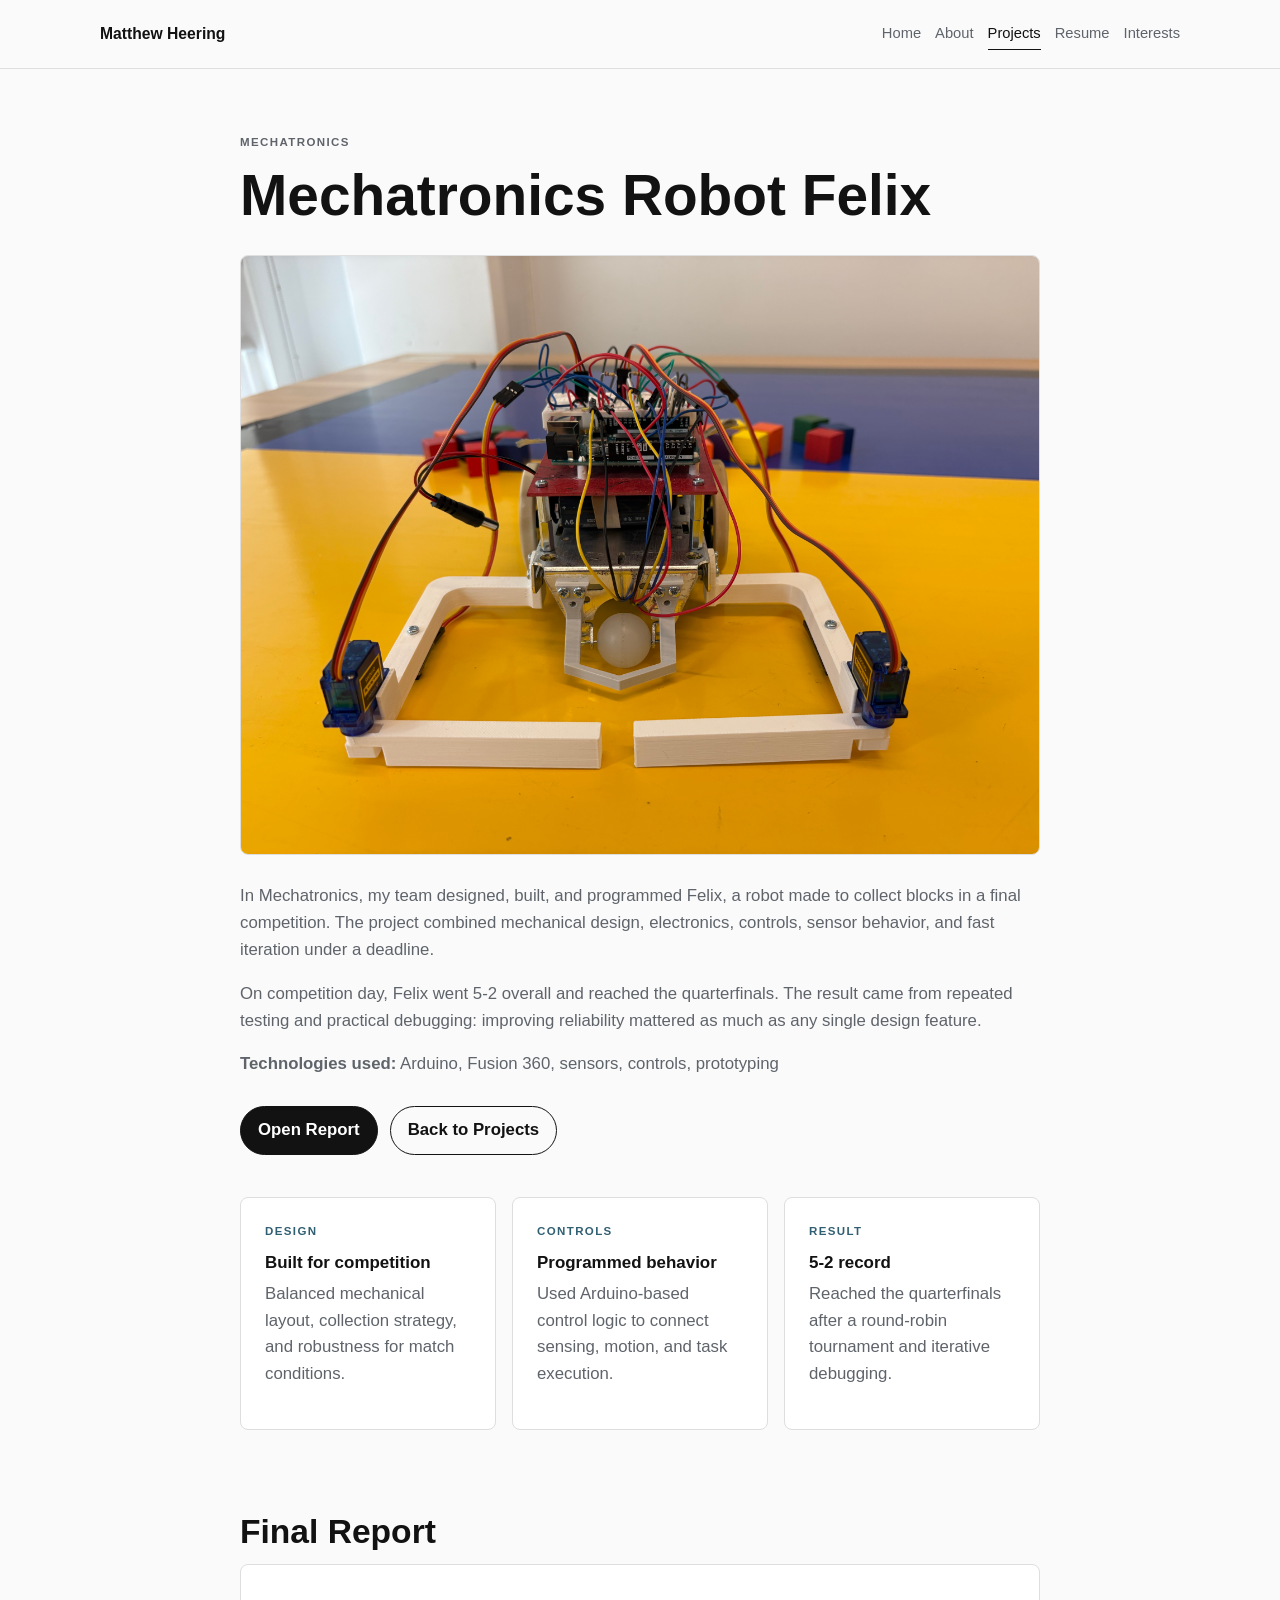
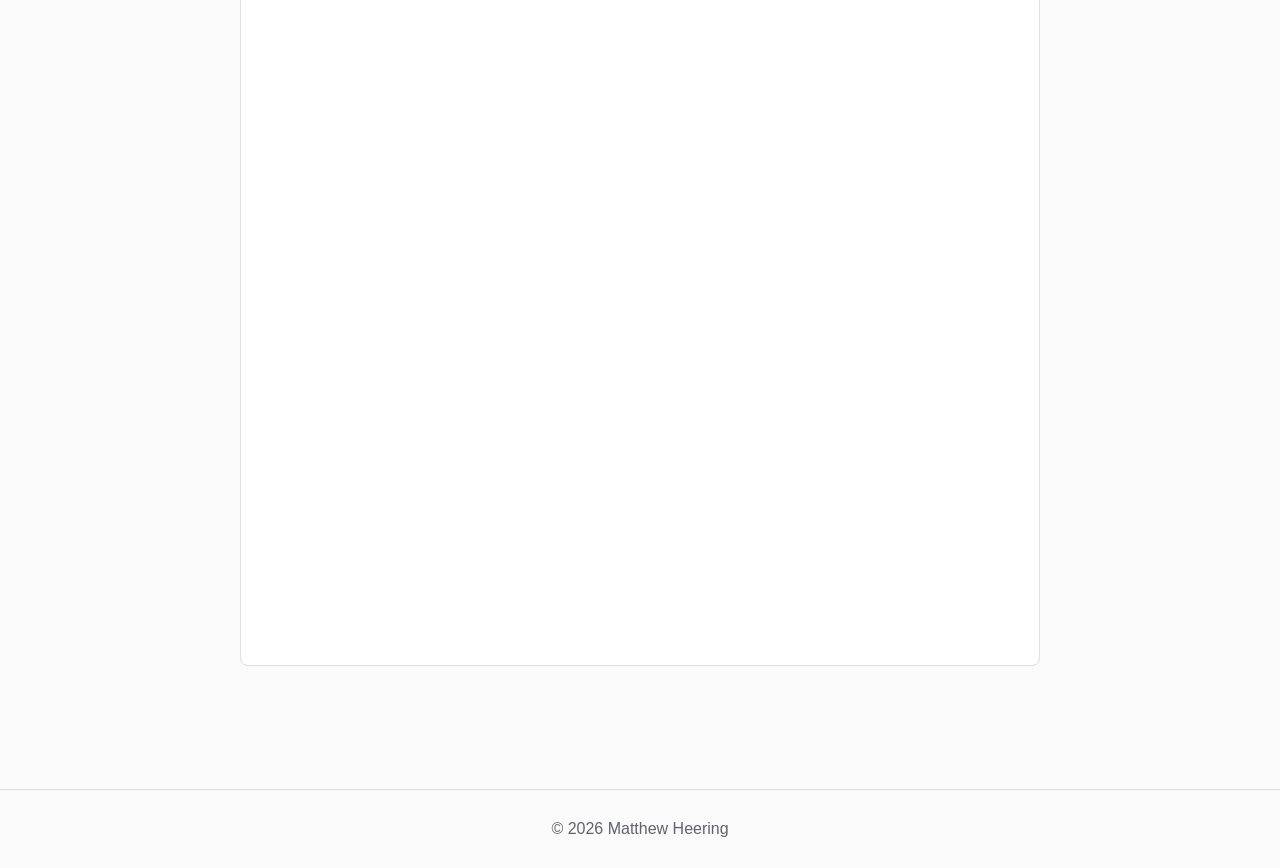
<file: projects/Mechatronics-Robot/index.html>
<!DOCTYPE html>
<html lang="en">
<head>
  <meta charset="UTF-8">
  <meta name="viewport" content="width=device-width, initial-scale=1.0">
  <meta name="description" content="Mechatronics robot Felix project by Matthew Heering, featuring CAD, Arduino, controls, testing, and competition performance.">
  <title>Mechatronics Robot Felix | Matthew Heering</title>
  <link rel="stylesheet" href="../../assets/css/main.css">
</head>
<body>
  <nav class="site-nav" aria-label="Primary navigation">
    <div class="nav-inner">
      <a class="brand" href="../../index.html">Matthew Heering</a>
      <div class="nav-links">
        <a href="../../index.html">Home</a>
        <a href="../../about.html">About</a>
        <a class="active" href="../index.html">Projects</a>
        <a href="../../Resume/resume.html">Resume</a>
        <a href="../../interests.html">Interests</a>
      </div>
    </div>
  </nav>

  <main class="page-shell">
    <article class="prose">
      <p class="eyebrow">Mechatronics</p>
      <h1>Mechatronics Robot Felix</h1>
      <img class="project-hero-image" src="../../images/Felix.jpg" alt="Mechatronics robot Felix">
      <p>
        In Mechatronics, my team designed, built, and programmed Felix, a robot made to collect
        blocks in a final competition. The project combined mechanical design, electronics,
        controls, sensor behavior, and fast iteration under a deadline.
      </p>
      <p>
        On competition day, Felix went 5-2 overall and reached the quarterfinals. The result came
        from repeated testing and practical debugging: improving reliability mattered as much as
        any single design feature.
      </p>
      <p><strong>Technologies used:</strong> Arduino, Fusion 360, sensors, controls, prototyping</p>
      <div class="action-row">
        <a class="button primary" href="Mechatronics.pdf" target="_blank" rel="noreferrer">Open Report</a>
        <a class="button" href="../index.html">Back to Projects</a>
      </div>

      <section class="section grid" aria-label="Project focus areas">
        <article class="card">
          <p class="meta">Design</p>
          <h3>Built for competition</h3>
          <p>Balanced mechanical layout, collection strategy, and robustness for match conditions.</p>
        </article>
        <article class="card">
          <p class="meta">Controls</p>
          <h3>Programmed behavior</h3>
          <p>Used Arduino-based control logic to connect sensing, motion, and task execution.</p>
        </article>
        <article class="card">
          <p class="meta">Result</p>
          <h3>5-2 record</h3>
          <p>Reached the quarterfinals after a round-robin tournament and iterative debugging.</p>
        </article>
      </section>

      <section class="section" aria-labelledby="report-heading">
        <h2 id="report-heading">Final Report</h2>
        <iframe class="pdf-frame" src="Mechatronics.pdf" title="Mechatronics robot final report"></iframe>
      </section>
    </article>
  </main>

  <footer class="site-footer">&copy; 2026 Matthew Heering</footer>
</body>
</html>
</file>
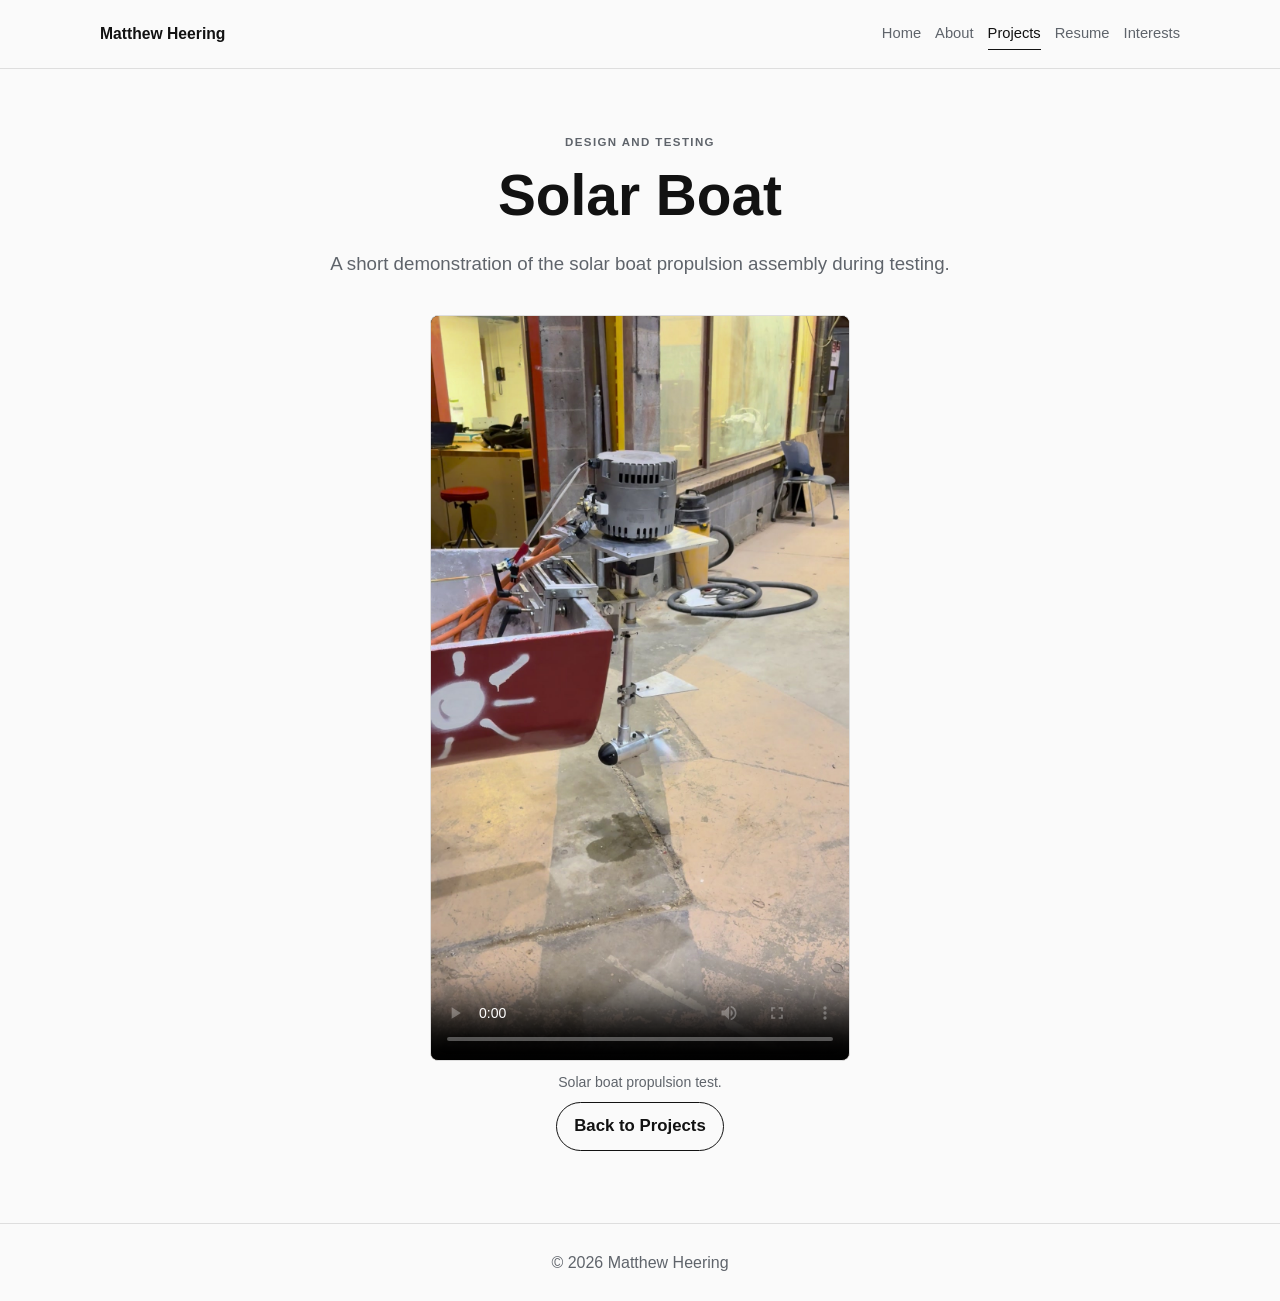
<file: projects/Solar Boat/index.html>
<!DOCTYPE html>
<html lang="en">
<head>
  <meta charset="UTF-8">
  <meta name="viewport" content="width=device-width, initial-scale=1.0">
  <meta name="description" content="Solar boat propulsion testing video by Matthew Heering.">
  <title>Solar Boat | Matthew Heering</title>
  <link rel="stylesheet" href="../../assets/css/main.css">
</head>
<body>
  <nav class="site-nav" aria-label="Primary navigation">
    <div class="nav-inner">
      <a class="brand" href="../../index.html">Matthew Heering</a>
      <div class="nav-links">
        <a href="../../index.html">Home</a>
        <a href="../../about.html">About</a>
        <a class="active" href="../index.html">Projects</a>
        <a href="../../Resume/resume.html">Resume</a>
        <a href="../../interests.html">Interests</a>
      </div>
    </div>
  </nav>

  <main class="page-shell">
    <article class="prose solar-boat-page">
      <header class="case-study-header">
        <p class="eyebrow">Design and testing</p>
        <h1>Solar Boat</h1>
        <p class="lead">A short demonstration of the solar boat propulsion assembly during testing.</p>
      </header>

      <video class="project-video solar-boat-video" controls preload="metadata" poster="assets/solar-boat-poster.jpg">
        <source src="assets/solar-boat.mp4" type="video/mp4">
        Your browser cannot play this video. <a href="assets/solar-boat.mp4">Open the solar boat video</a> instead.
      </video>
      <p class="video-caption">Solar boat propulsion test.</p>

      <div class="action-row case-study-actions">
        <a class="button" href="../index.html">Back to Projects</a>
      </div>
    </article>
  </main>

  <footer class="site-footer">&copy; 2026 Matthew Heering</footer>
</body>
</html>
</file>
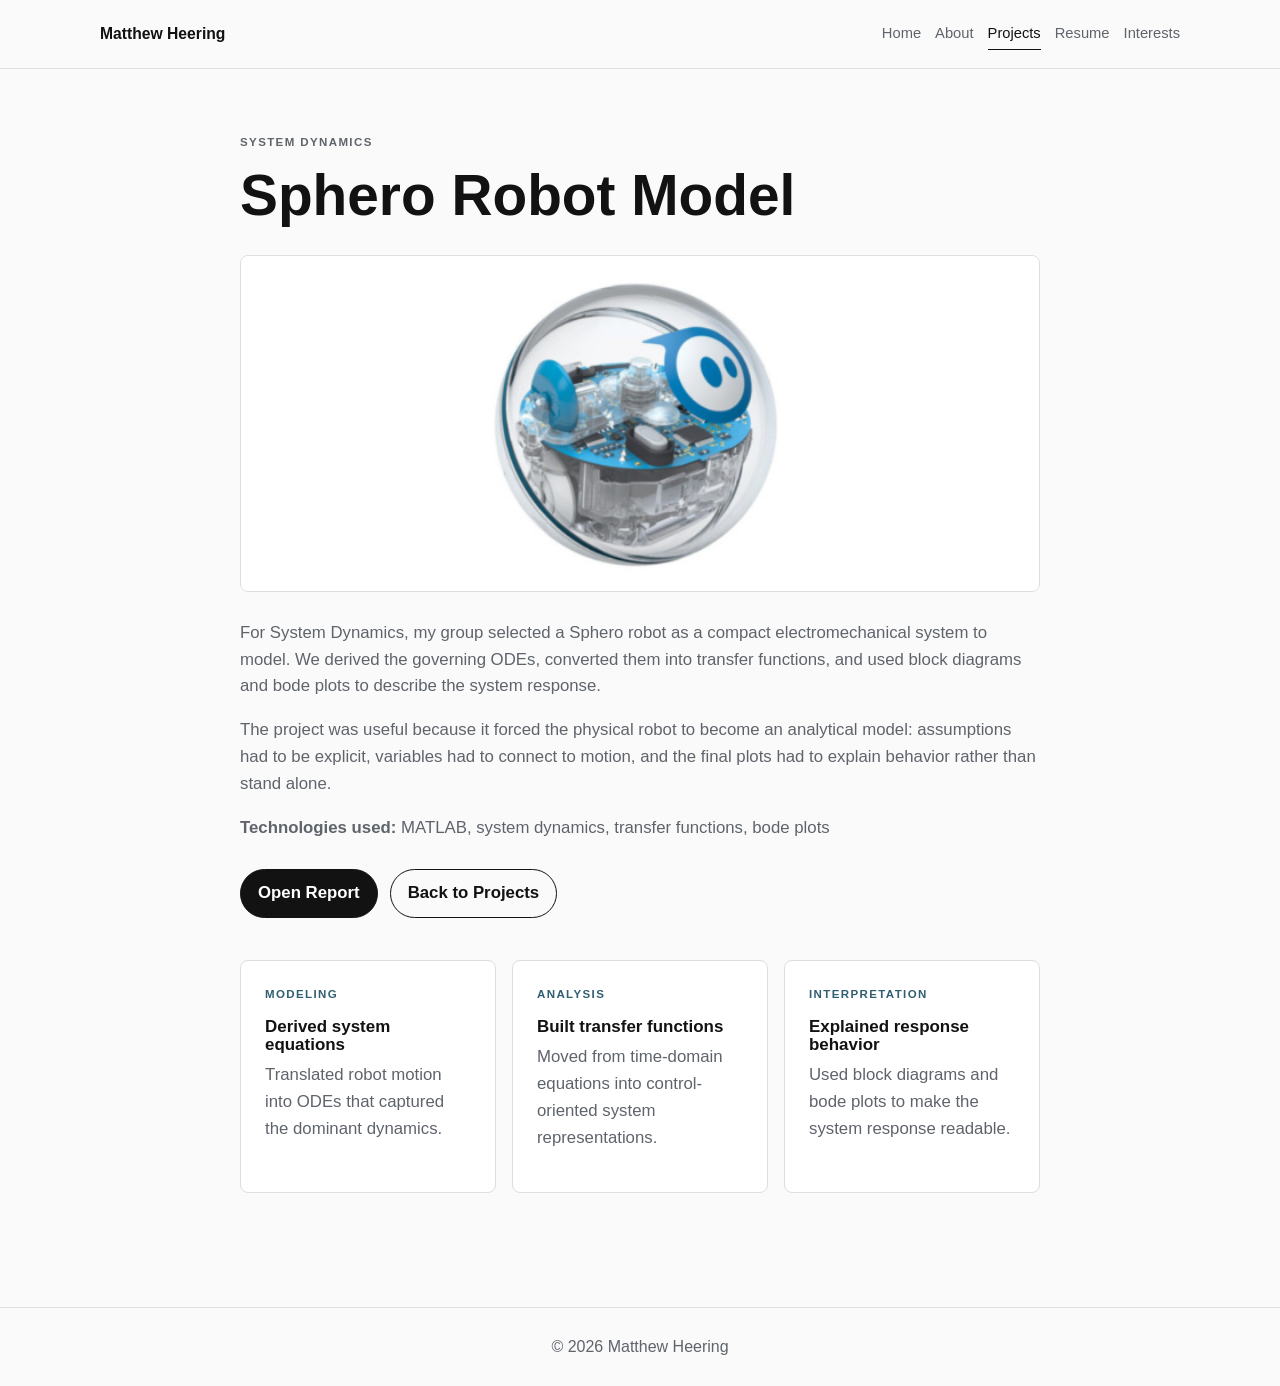
<file: projects/Sphero Robot Report/index.html>
<!DOCTYPE html>
<html lang="en">
<head>
  <meta charset="UTF-8">
  <meta name="viewport" content="width=device-width, initial-scale=1.0">
  <meta name="description" content="Sphero robot system dynamics project by Matthew Heering, using ODEs, transfer functions, block diagrams, and bode plots.">
  <title>Sphero Robot Model | Matthew Heering</title>
  <link rel="stylesheet" href="../../assets/css/main.css">
</head>
<body>
  <nav class="site-nav" aria-label="Primary navigation">
    <div class="nav-inner">
      <a class="brand" href="../../index.html">Matthew Heering</a>
      <div class="nav-links">
        <a href="../../index.html">Home</a>
        <a href="../../about.html">About</a>
        <a class="active" href="../index.html">Projects</a>
        <a href="../../Resume/resume.html">Resume</a>
        <a href="../../interests.html">Interests</a>
      </div>
    </div>
  </nav>

  <main class="page-shell">
    <article class="prose">
      <p class="eyebrow">System dynamics</p>
      <h1>Sphero Robot Model</h1>
      <img class="project-hero-image" src="../../images/Sphero.png" alt="Sphero robot">
      <p>
        For System Dynamics, my group selected a Sphero robot as a compact electromechanical
        system to model. We derived the governing ODEs, converted them into transfer functions,
        and used block diagrams and bode plots to describe the system response.
      </p>
      <p>
        The project was useful because it forced the physical robot to become an analytical model:
        assumptions had to be explicit, variables had to connect to motion, and the final plots had
        to explain behavior rather than stand alone.
      </p>
      <p><strong>Technologies used:</strong> MATLAB, system dynamics, transfer functions, bode plots</p>
      <div class="action-row">
        <a class="button primary" href="MAE3260 Spherologists Final Groupwork Report.pdf" target="_blank" rel="noreferrer">Open Report</a>
        <a class="button" href="../index.html">Back to Projects</a>
      </div>

      <section class="section grid" aria-label="Project focus areas">
        <article class="card">
          <p class="meta">Modeling</p>
          <h3>Derived system equations</h3>
          <p>Translated robot motion into ODEs that captured the dominant dynamics.</p>
        </article>
        <article class="card">
          <p class="meta">Analysis</p>
          <h3>Built transfer functions</h3>
          <p>Moved from time-domain equations into control-oriented system representations.</p>
        </article>
        <article class="card">
          <p class="meta">Interpretation</p>
          <h3>Explained response behavior</h3>
          <p>Used block diagrams and bode plots to make the system response readable.</p>
        </article>
      </section>
    </article>
  </main>

  <footer class="site-footer">&copy; 2026 Matthew Heering</footer>
</body>
</html>
</file>
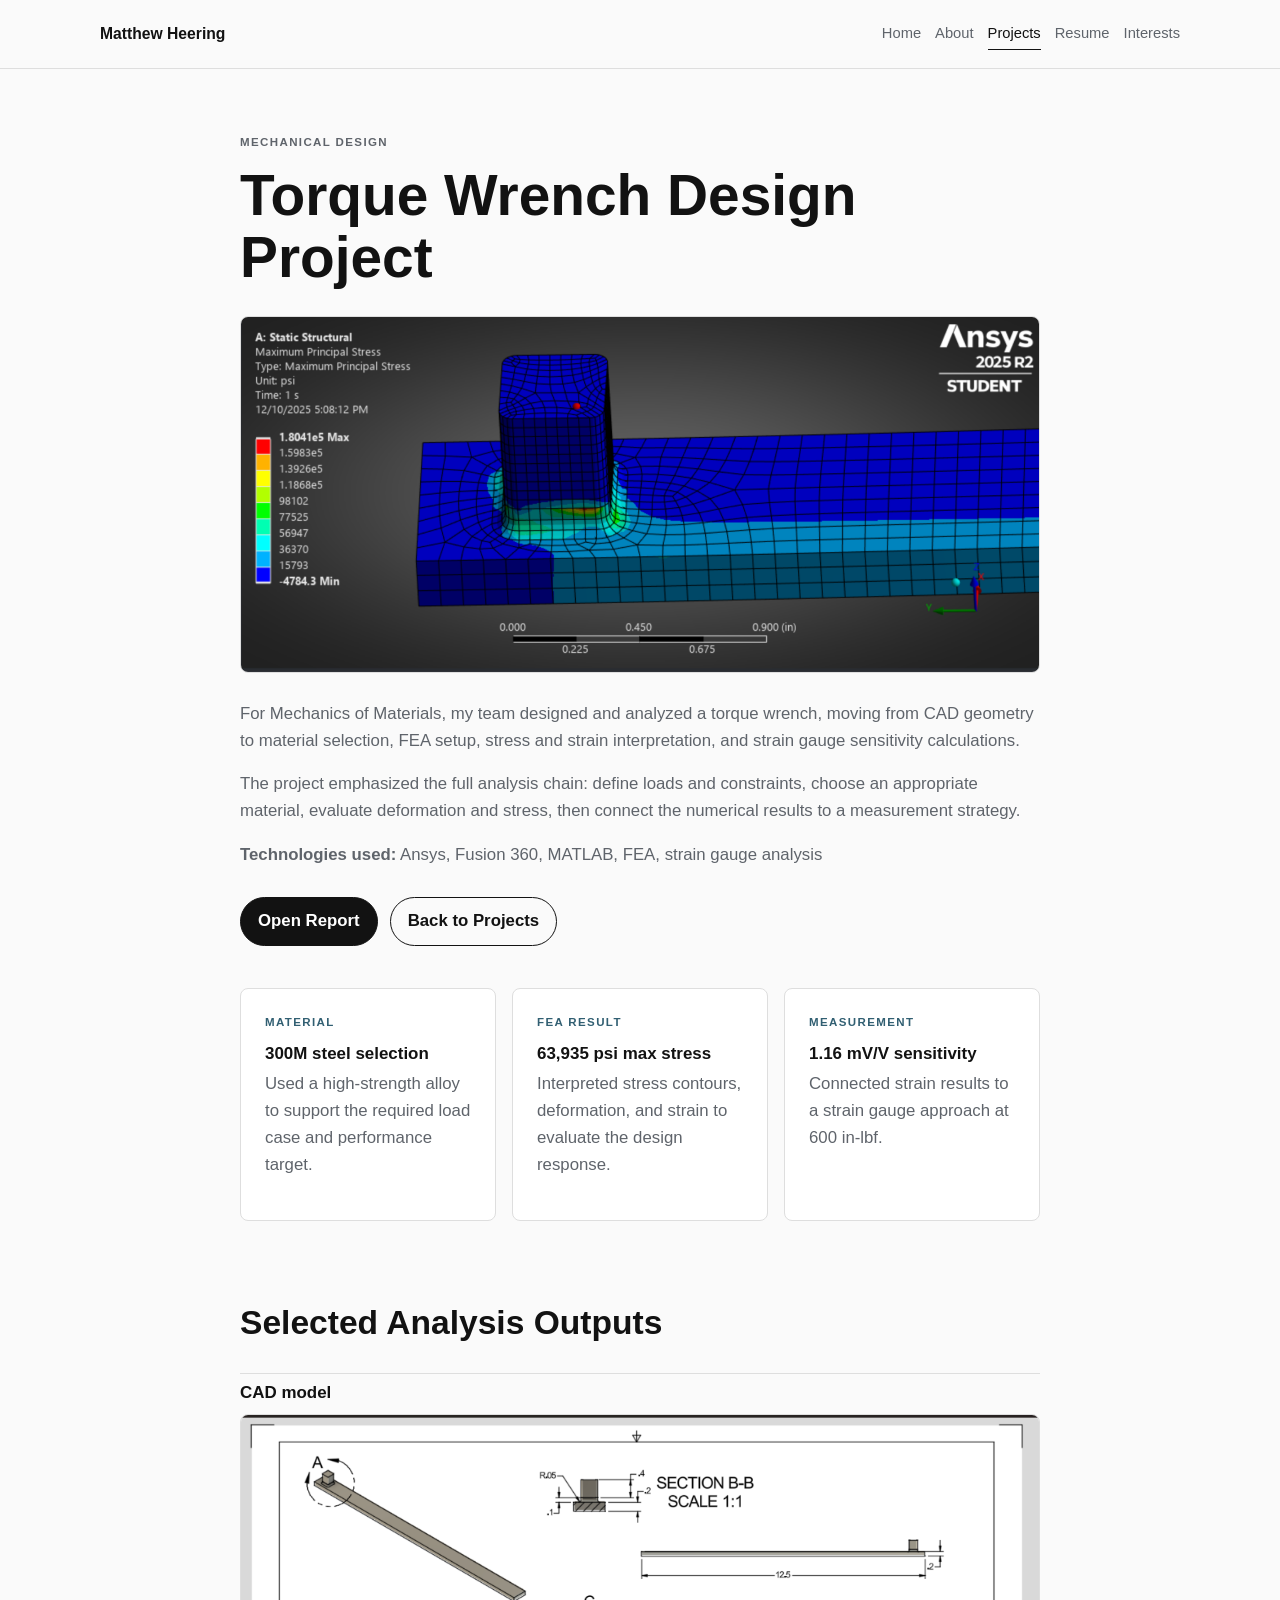
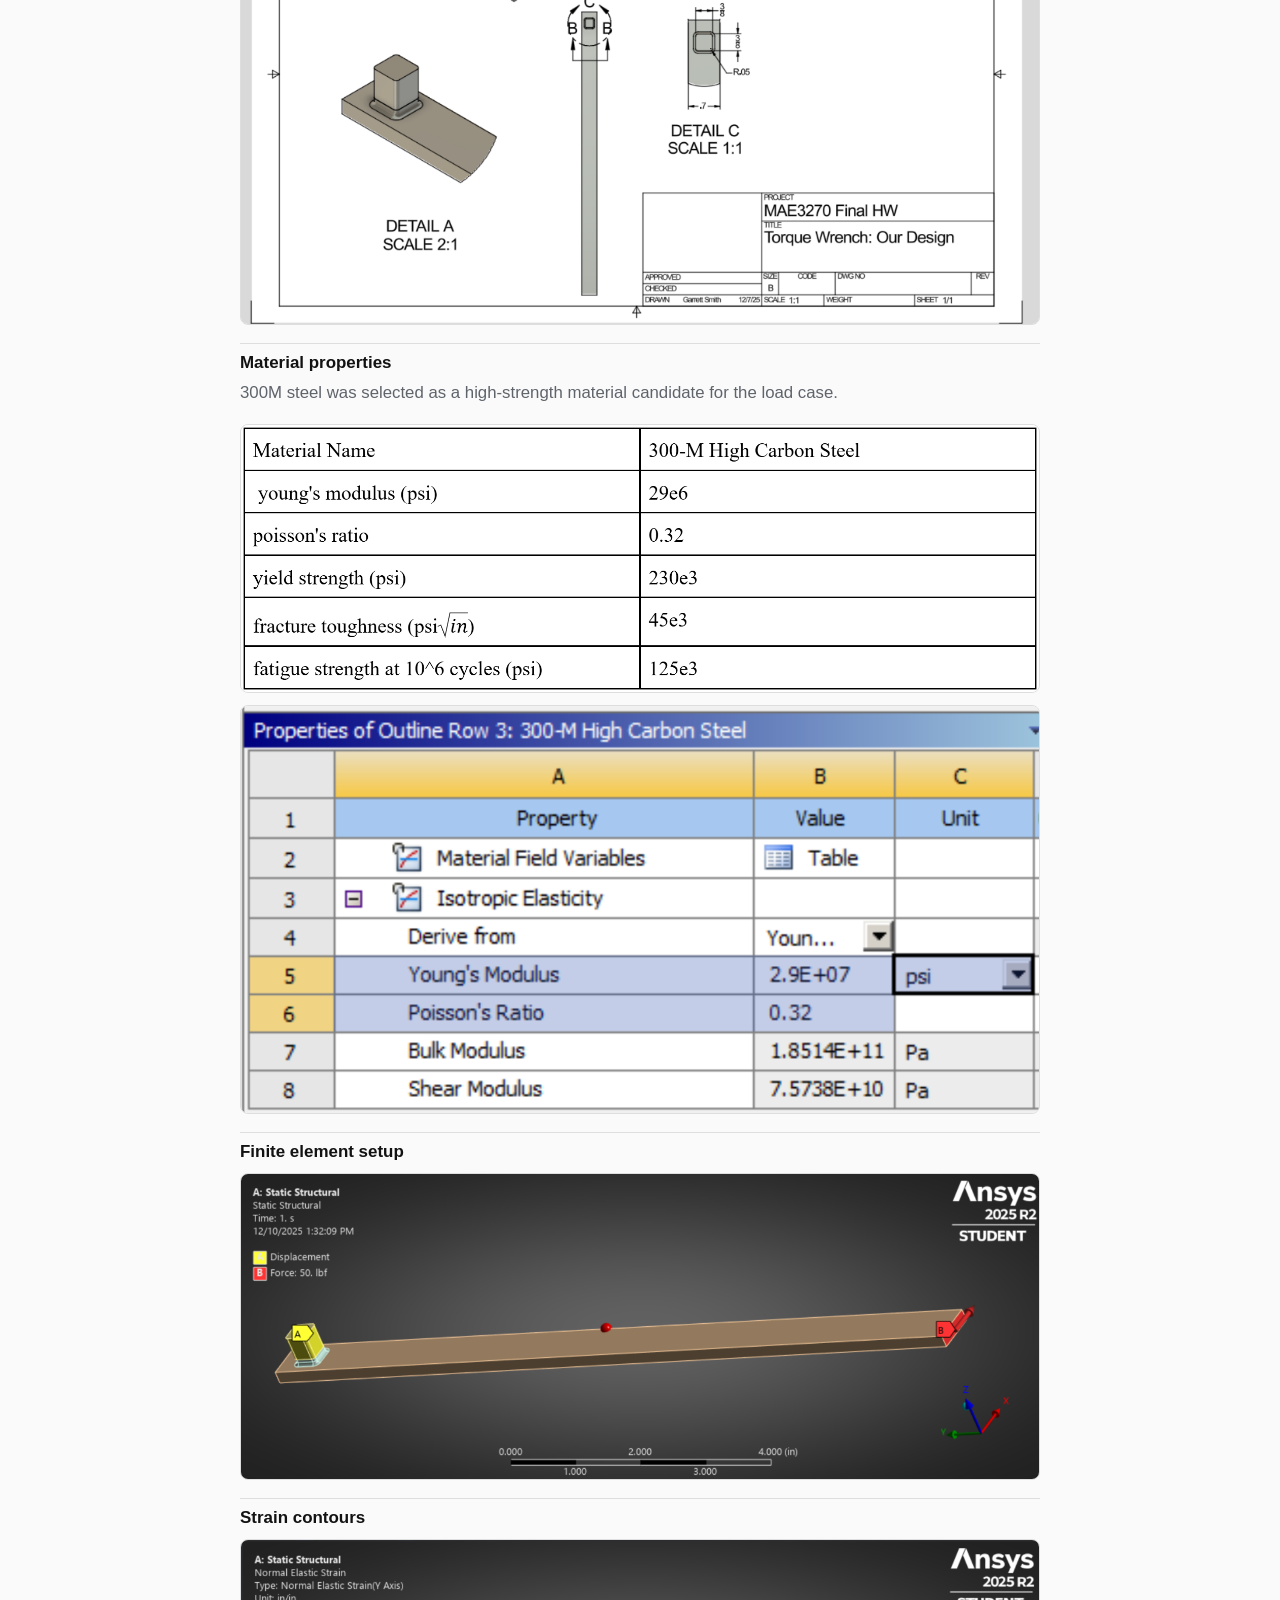
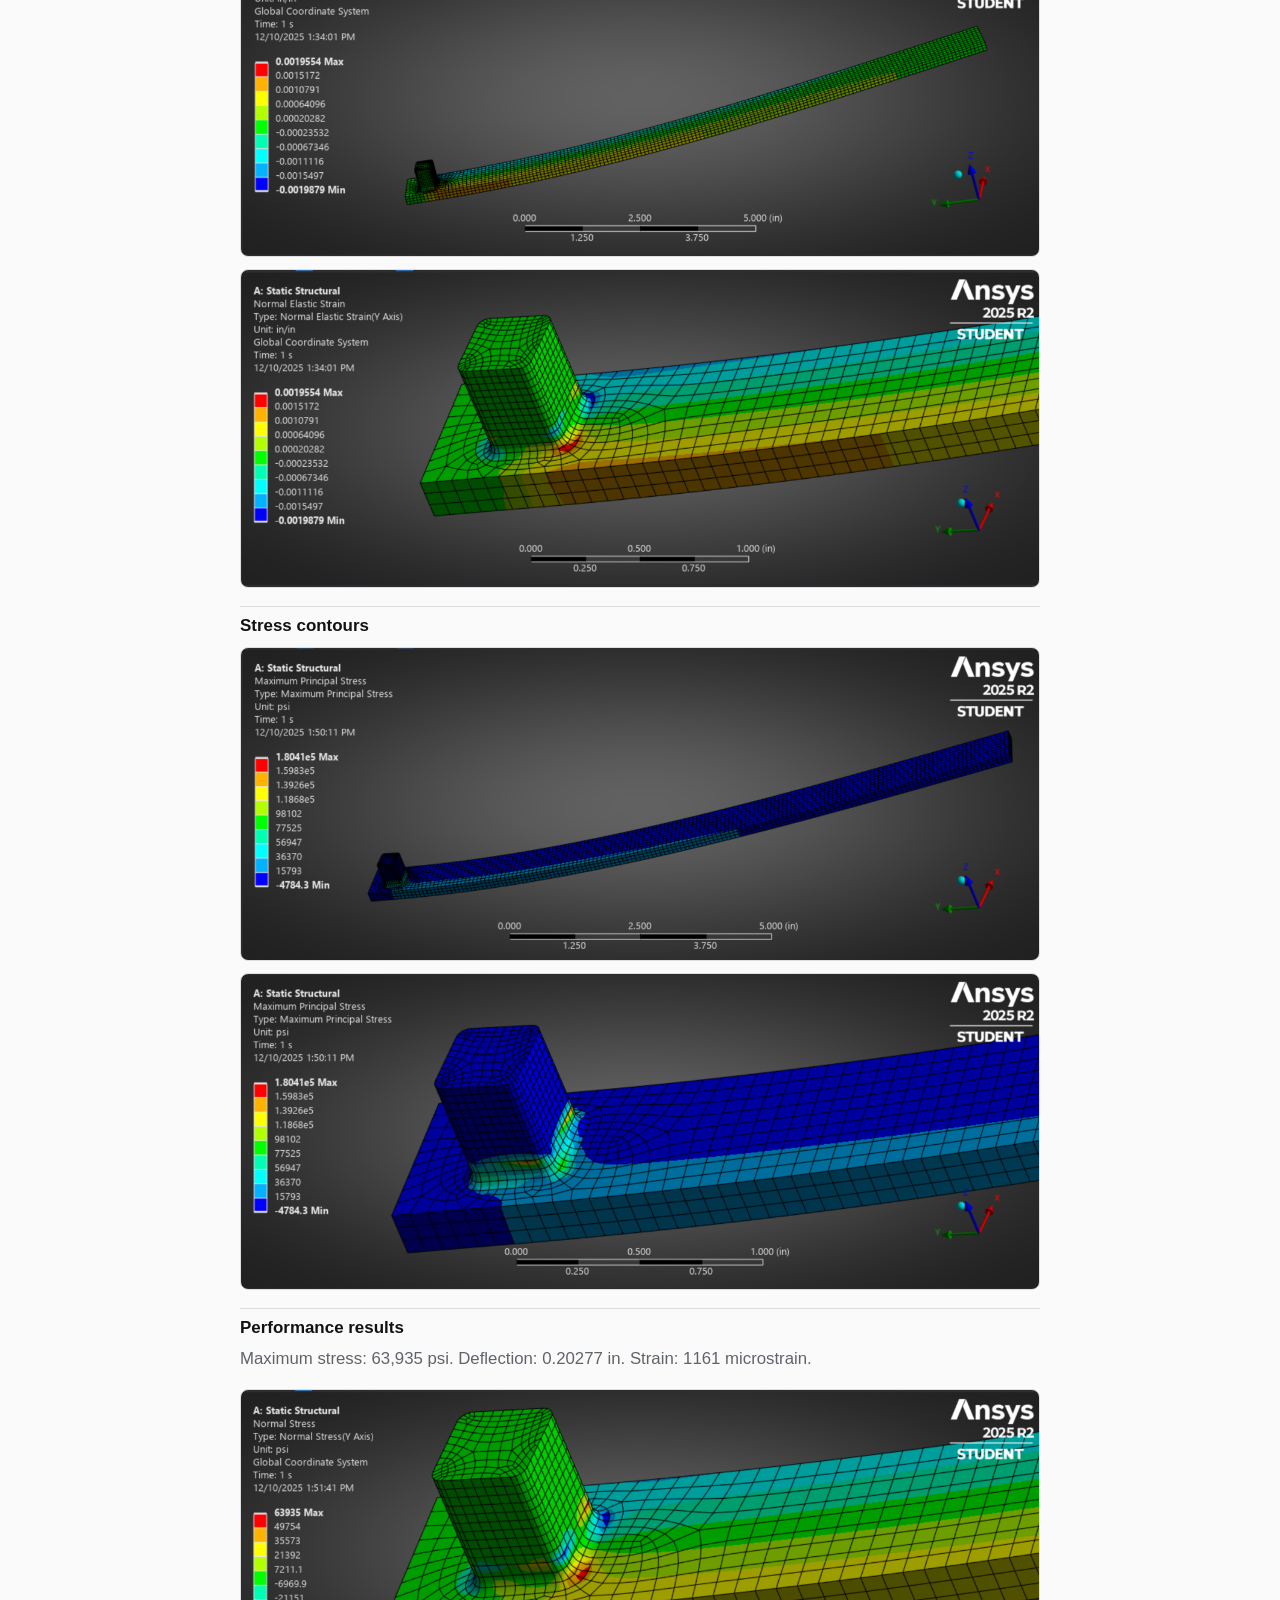
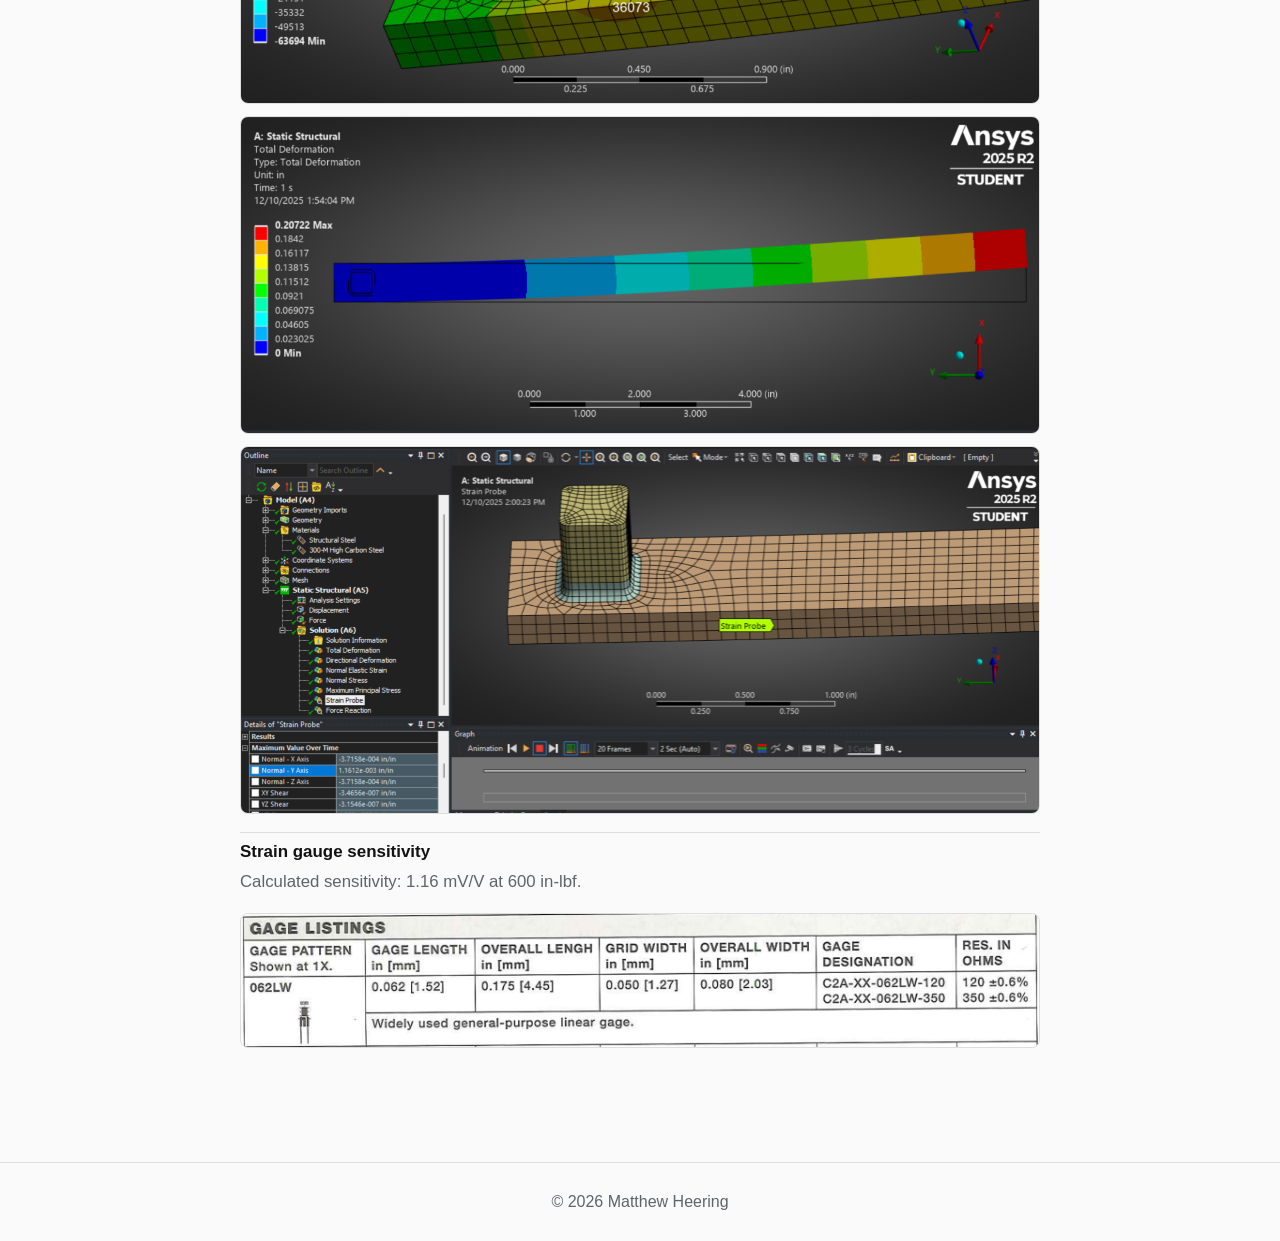
<file: projects/Torque Wrench/index.html>
<!DOCTYPE html>
<html lang="en">
<head>
  <meta charset="UTF-8">
  <meta name="viewport" content="width=device-width, initial-scale=1.0">
  <meta name="description" content="Torque wrench design project by Matthew Heering, combining CAD, material selection, FEA, and strain gauge analysis.">
  <title>Torque Wrench Design | Matthew Heering</title>
  <link rel="stylesheet" href="../../assets/css/main.css">
</head>
<body>
  <nav class="site-nav" aria-label="Primary navigation">
    <div class="nav-inner">
      <a class="brand" href="../../index.html">Matthew Heering</a>
      <div class="nav-links">
        <a href="../../index.html">Home</a>
        <a href="../../about.html">About</a>
        <a class="active" href="../index.html">Projects</a>
        <a href="../../Resume/resume.html">Resume</a>
        <a href="../../interests.html">Interests</a>
      </div>
    </div>
  </nav>

  <main class="page-shell">
    <article class="prose">
      <p class="eyebrow">Mechanical design</p>
      <h1>Torque Wrench Design Project</h1>
      <img class="project-hero-image" src="../../images/3270-img.png" alt="Torque wrench design project">
      <p>
        For Mechanics of Materials, my team designed and analyzed a torque wrench, moving from
        CAD geometry to material selection, FEA setup, stress and strain interpretation, and strain
        gauge sensitivity calculations.
      </p>
      <p>
        The project emphasized the full analysis chain: define loads and constraints, choose an
        appropriate material, evaluate deformation and stress, then connect the numerical results
        to a measurement strategy.
      </p>
      <p><strong>Technologies used:</strong> Ansys, Fusion 360, MATLAB, FEA, strain gauge analysis</p>
      <div class="action-row">
        <a class="button primary" href="MAE3270 Final Project.pdf" target="_blank" rel="noreferrer">Open Report</a>
        <a class="button" href="../index.html">Back to Projects</a>
      </div>

      <section class="section grid" aria-label="Key project results">
        <article class="card">
          <p class="meta">Material</p>
          <h3>300M steel selection</h3>
          <p>Used a high-strength alloy to support the required load case and performance target.</p>
        </article>
        <article class="card">
          <p class="meta">FEA result</p>
          <h3>63,935 psi max stress</h3>
          <p>Interpreted stress contours, deformation, and strain to evaluate the design response.</p>
        </article>
        <article class="card">
          <p class="meta">Measurement</p>
          <h3>1.16 mV/V sensitivity</h3>
          <p>Connected strain results to a strain gauge approach at 600 in-lbf.</p>
        </article>
      </section>

      <section class="section image-stack" aria-labelledby="results-heading">
        <h2 id="results-heading">Selected Analysis Outputs</h2>

        <div class="result-block">
          <h3>CAD model</h3>
          <img src="../../images/3270 images/CAD drawing.png" alt="Torque wrench CAD drawing">
        </div>

        <div class="result-block">
          <h3>Material properties</h3>
          <p>300M steel was selected as a high-strength material candidate for the load case.</p>
          <img src="../../images/3270 images/3270.21.png" alt="Material properties result 1">
          <img src="../../images/3270 images/3270.22.png" alt="Material properties result 2">
        </div>

        <div class="result-block">
          <h3>Finite element setup</h3>
          <img src="../../images/3270 images/3270.3.png" alt="Finite element model setup">
        </div>

        <div class="result-block">
          <h3>Strain contours</h3>
          <img src="../../images/3270 images/3270.41.png" alt="Strain contour result 1">
          <img src="../../images/3270 images/3270.42.png" alt="Strain contour result 2">
        </div>

        <div class="result-block">
          <h3>Stress contours</h3>
          <img src="../../images/3270 images/3270.51.png" alt="Stress contour result 1">
          <img src="../../images/3270 images/3270.52.png" alt="Stress contour result 2">
        </div>

        <div class="result-block">
          <h3>Performance results</h3>
          <p>Maximum stress: 63,935 psi. Deflection: 0.20277 in. Strain: 1161 microstrain.</p>
          <img src="../../images/3270 images/3270.61.png" alt="Maximum stress result">
          <img src="../../images/3270 images/3270.62.png" alt="Deflection result">
          <img src="../../images/3270 images/3270.63.png" alt="Strain result">
        </div>

        <div class="result-block">
          <h3>Strain gauge sensitivity</h3>
          <p>Calculated sensitivity: 1.16 mV/V at 600 in-lbf.</p>
          <img src="../../images/3270 images/3270.8.png" alt="Strain gauge result">
        </div>
      </section>
    </article>
  </main>

  <footer class="site-footer">&copy; 2026 Matthew Heering</footer>
</body>
</html>
</file>
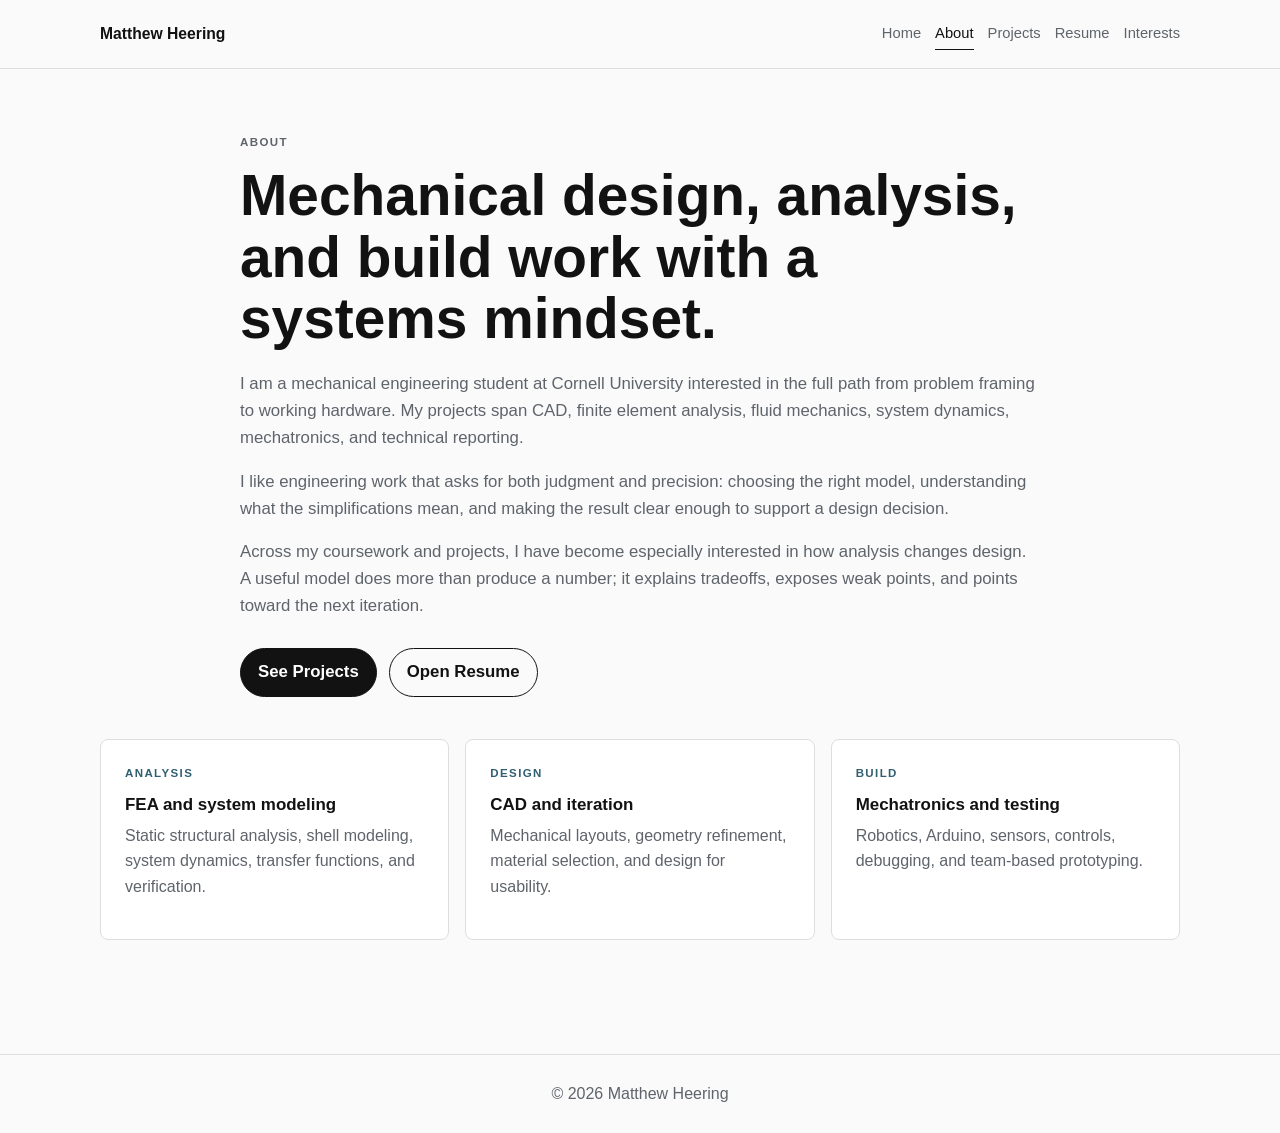
<file: about.html>
<!DOCTYPE html>
<html lang="en">
<head>
  <meta charset="UTF-8">
  <meta name="viewport" content="width=device-width, initial-scale=1.0">
  <meta name="description" content="About Matthew Heering, a Cornell mechanical engineering student focused on mechanical design, analysis, controls, and robotics.">
  <title>About | Matthew Heering</title>
  <link rel="stylesheet" href="assets/css/main.css">
</head>
<body>
  <nav class="site-nav" aria-label="Primary navigation">
    <div class="nav-inner">
      <a class="brand" href="index.html">Matthew Heering</a>
      <div class="nav-links">
        <a href="index.html">Home</a>
        <a class="active" href="about.html">About</a>
        <a href="projects/index.html">Projects</a>
        <a href="Resume/resume.html">Resume</a>
        <a href="interests.html">Interests</a>
      </div>
    </div>
  </nav>

  <main class="page-shell">
    <article class="prose">
      <p class="eyebrow">About</p>
      <h1>Mechanical design, analysis, and build work with a systems mindset.</h1>
      <p>
        I am a mechanical engineering student at Cornell University interested in the full path
        from problem framing to working hardware. My projects span CAD, finite element analysis,
        fluid mechanics, system dynamics, mechatronics, and technical reporting.
      </p>
      <p>
        I like engineering work that asks for both judgment and precision: choosing the right
        model, understanding what the simplifications mean, and making the result clear enough
        to support a design decision.
      </p>
      <p>
        Across my coursework and projects, I have become especially interested in how analysis
        changes design. A useful model does more than produce a number; it explains tradeoffs,
        exposes weak points, and points toward the next iteration.
      </p>
      <div class="action-row">
        <a class="button primary" href="projects/index.html">See Projects</a>
        <a class="button" href="Resume/resume.html">Open Resume</a>
      </div>
    </article>

    <section class="section grid" aria-label="Working strengths">
      <article class="card">
        <p class="meta">Analysis</p>
        <h3>FEA and system modeling</h3>
        <p>Static structural analysis, shell modeling, system dynamics, transfer functions, and verification.</p>
      </article>
      <article class="card">
        <p class="meta">Design</p>
        <h3>CAD and iteration</h3>
        <p>Mechanical layouts, geometry refinement, material selection, and design for usability.</p>
      </article>
      <article class="card">
        <p class="meta">Build</p>
        <h3>Mechatronics and testing</h3>
        <p>Robotics, Arduino, sensors, controls, debugging, and team-based prototyping.</p>
      </article>
    </section>
  </main>

  <footer class="site-footer">&copy; 2026 Matthew Heering</footer>
</body>
</html>
</file>
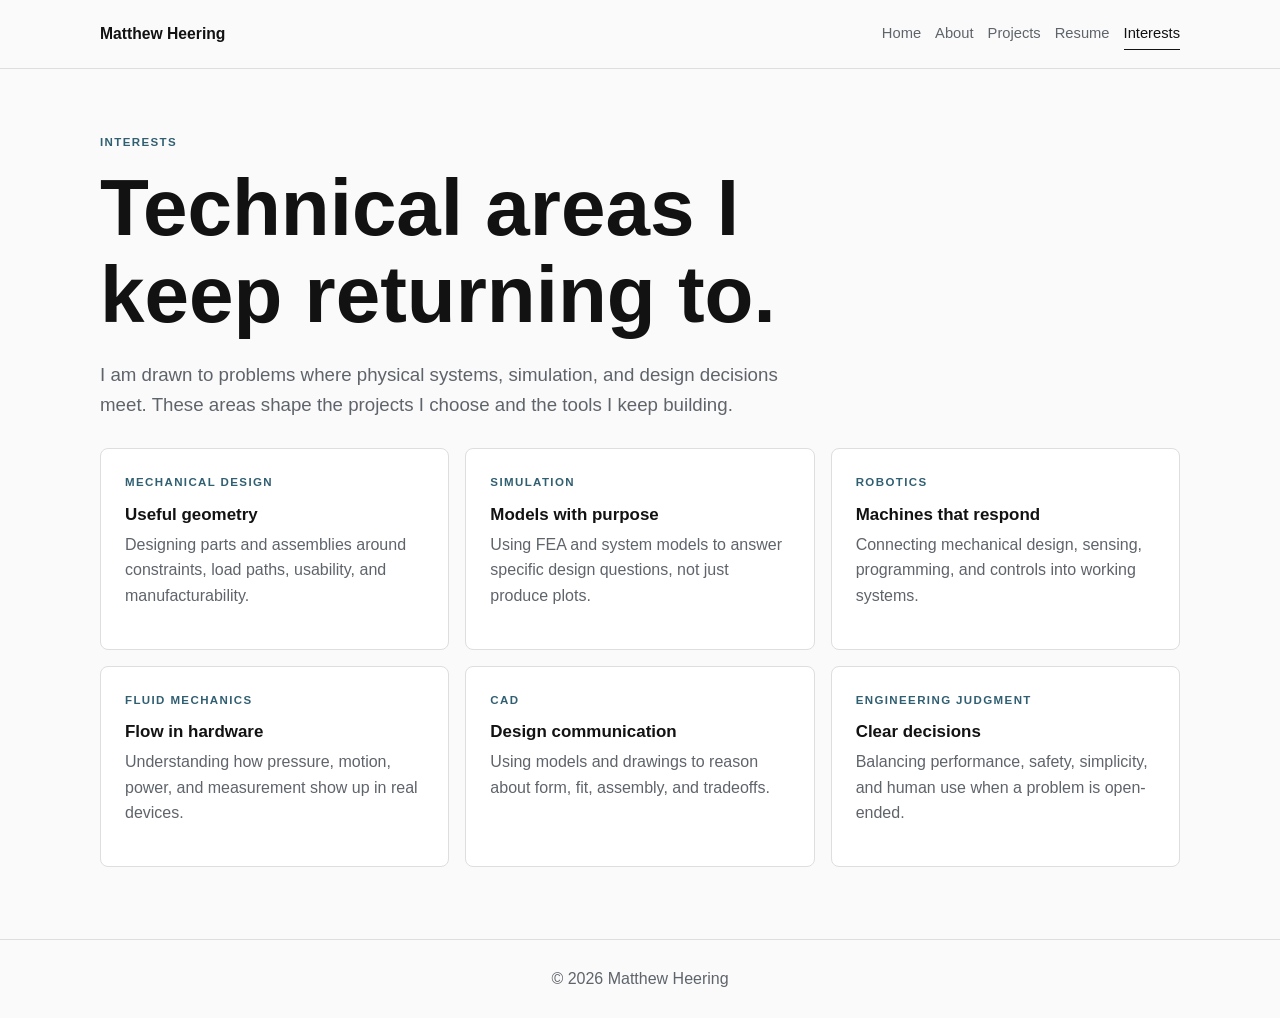
<file: interests.html>
<!DOCTYPE html>
<html lang="en">
<head>
  <meta charset="UTF-8">
  <meta name="viewport" content="width=device-width, initial-scale=1.0">
  <meta name="description" content="Technical interests for Matthew Heering, including mechanical design, robotics, FEA, fluid mechanics, CAD, and simulation.">
  <title>Interests | Matthew Heering</title>
  <link rel="stylesheet" href="assets/css/main.css">
</head>
<body>
  <nav class="site-nav" aria-label="Primary navigation">
    <div class="nav-inner">
      <a class="brand" href="index.html">Matthew Heering</a>
      <div class="nav-links">
        <a href="index.html">Home</a>
        <a href="about.html">About</a>
        <a href="projects/index.html">Projects</a>
        <a href="Resume/resume.html">Resume</a>
        <a class="active" href="interests.html">Interests</a>
      </div>
    </div>
  </nav>

  <main class="page-shell">
    <section class="section-header">
      <p class="eyebrow">Interests</p>
      <h1>Technical areas I keep returning to.</h1>
      <p class="lead">
        I am drawn to problems where physical systems, simulation, and design decisions meet.
        These areas shape the projects I choose and the tools I keep building.
      </p>
    </section>

    <section class="grid" aria-label="Technical interests">
      <article class="card">
        <p class="meta">Mechanical design</p>
        <h3>Useful geometry</h3>
        <p>Designing parts and assemblies around constraints, load paths, usability, and manufacturability.</p>
      </article>
      <article class="card">
        <p class="meta">Simulation</p>
        <h3>Models with purpose</h3>
        <p>Using FEA and system models to answer specific design questions, not just produce plots.</p>
      </article>
      <article class="card">
        <p class="meta">Robotics</p>
        <h3>Machines that respond</h3>
        <p>Connecting mechanical design, sensing, programming, and controls into working systems.</p>
      </article>
      <article class="card">
        <p class="meta">Fluid mechanics</p>
        <h3>Flow in hardware</h3>
        <p>Understanding how pressure, motion, power, and measurement show up in real devices.</p>
      </article>
      <article class="card">
        <p class="meta">CAD</p>
        <h3>Design communication</h3>
        <p>Using models and drawings to reason about form, fit, assembly, and tradeoffs.</p>
      </article>
      <article class="card">
        <p class="meta">Engineering judgment</p>
        <h3>Clear decisions</h3>
        <p>Balancing performance, safety, simplicity, and human use when a problem is open-ended.</p>
      </article>
    </section>
  </main>

  <footer class="site-footer">&copy; 2026 Matthew Heering</footer>
</body>
</html>
</file>
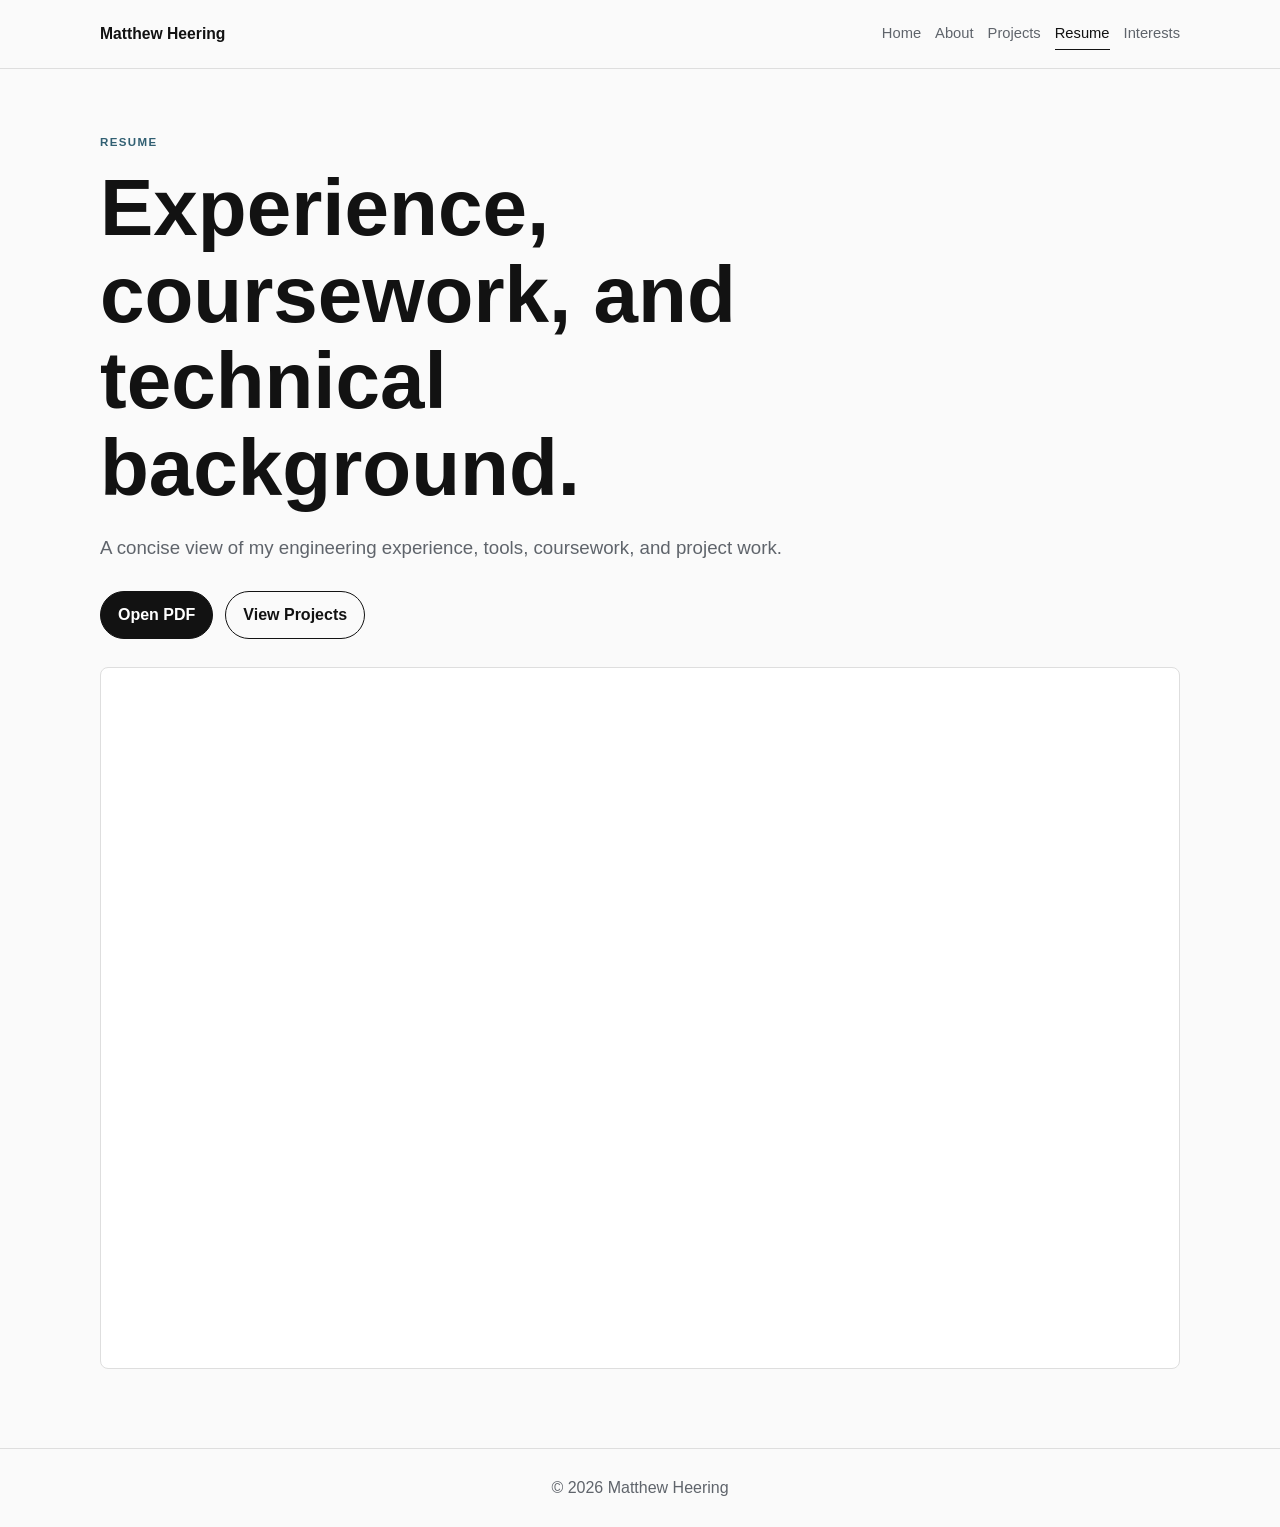
<file: Resume/resume.html>
<!DOCTYPE html>
<html lang="en">
<head>
  <meta charset="UTF-8">
  <meta name="viewport" content="width=device-width, initial-scale=1.0">
  <meta name="description" content="Resume for Matthew Heering, mechanical engineering student at Cornell University.">
  <title>Resume | Matthew Heering</title>
  <link rel="stylesheet" href="../assets/css/main.css">
</head>
<body>
  <nav class="site-nav" aria-label="Primary navigation">
    <div class="nav-inner">
      <a class="brand" href="../index.html">Matthew Heering</a>
      <div class="nav-links">
        <a href="../index.html">Home</a>
        <a href="../about.html">About</a>
        <a href="../projects/index.html">Projects</a>
        <a class="active" href="resume.html">Resume</a>
        <a href="../interests.html">Interests</a>
      </div>
    </div>
  </nav>

  <main class="page-shell">
    <section class="section-header">
      <p class="eyebrow">Resume</p>
      <h1>Experience, coursework, and technical background.</h1>
      <p class="lead">
        A concise view of my engineering experience, tools, coursework, and project work.
      </p>
      <div class="action-row">
        <a class="button primary" href="resume.pdf" target="_blank" rel="noreferrer">Open PDF</a>
        <a class="button" href="../projects/index.html">View Projects</a>
      </div>
    </section>
    <iframe class="resume-frame" src="resume.pdf" title="Matthew Heering resume"></iframe>
  </main>

  <footer class="site-footer">&copy; 2026 Matthew Heering</footer>
</body>
</html>
</file>
<file: assets/css/main.css>
:root {
  --bg: #fafafa;
  --surface: #ffffff;
  --surface-muted: #f4f4f3;
  --ink: #121212;
  --muted: #5f646b;
  --soft: #8b9097;
  --line: #dedede;
  --line-strong: #c8c8c8;
  --accent: #315f72;
  --radius: 8px;
  --max: 1080px;
}

* {
  box-sizing: border-box;
}

html {
  scroll-behavior: smooth;
}

body {
  margin: 0;
  min-height: 100vh;
  font-family: Inter, "Segoe UI", Arial, sans-serif;
  color: var(--ink);
  background: var(--bg);
  line-height: 1.6;
}

img,
iframe {
  max-width: 100%;
}

img {
  display: block;
}

a {
  color: var(--ink);
  text-decoration: none;
}

a:hover {
  color: var(--accent);
}

a:focus-visible,
button:focus-visible {
  outline: 2px solid var(--accent);
  outline-offset: 4px;
}

.site-nav {
  position: sticky;
  top: 0;
  z-index: 10;
  background: rgba(250, 250, 250, 0.92);
  border-bottom: 1px solid var(--line);
  backdrop-filter: blur(16px);
}

.nav-inner {
  width: min(var(--max), calc(100% - 40px));
  min-height: 68px;
  margin: 0 auto;
  display: flex;
  align-items: center;
  justify-content: space-between;
  gap: 24px;
}

.brand {
  color: var(--ink);
  font-size: 0.98rem;
  font-weight: 720;
  letter-spacing: 0;
}

.nav-links {
  display: flex;
  align-items: center;
  justify-content: flex-end;
  gap: 14px;
  flex-wrap: wrap;
}

.nav-links a {
  padding: 4px 0;
  border-bottom: 1px solid transparent;
  color: var(--muted);
  font-size: 0.92rem;
  font-weight: 520;
}

.nav-links a:hover,
.nav-links a.active {
  border-color: var(--ink);
  color: var(--ink);
}

.page-shell {
  width: min(var(--max), calc(100% - 40px));
  margin: 0 auto;
  padding: 64px 0 72px;
}

.hero {
  min-height: calc(100vh - 68px);
  padding: 54px 0 72px;
  display: grid;
  grid-template-columns: minmax(0, 1fr) minmax(220px, 330px);
  gap: 72px;
  align-items: center;
}

.hero-copy {
  max-width: 720px;
}

.eyebrow,
.meta {
  margin: 0 0 14px;
  color: var(--accent);
  font-size: 0.72rem;
  font-weight: 680;
  letter-spacing: 0.12em;
  text-transform: uppercase;
}

h1,
h2,
h3 {
  margin-top: 0;
  color: var(--ink);
  line-height: 1.08;
  letter-spacing: 0;
}

h1 {
  margin-bottom: 22px;
  font-size: clamp(2.45rem, 7vw, 5rem);
  font-weight: 720;
}

h2 {
  margin-bottom: 14px;
  font-size: clamp(1.45rem, 3vw, 2.1rem);
  font-weight: 680;
}

h3 {
  margin-bottom: 8px;
  font-size: 1.06rem;
  font-weight: 680;
}

p {
  margin-top: 0;
}

.lead {
  max-width: 700px;
  margin: 0;
  color: var(--muted);
  font-size: clamp(1rem, 2vw, 1.17rem);
}

.hero-actions,
.action-row {
  display: flex;
  gap: 12px;
  flex-wrap: wrap;
  margin-top: 28px;
}

.button {
  display: inline-flex;
  min-height: 44px;
  align-items: center;
  justify-content: center;
  padding: 10px 17px;
  border: 1px solid var(--ink);
  border-radius: 999px;
  background: transparent;
  color: var(--ink);
  font-weight: 620;
}

.button.primary {
  background: var(--ink);
  color: #fff;
}

.button:hover {
  transform: translateY(-1px);
}

.portrait-wrap {
  justify-self: center;
}

.portrait {
  width: min(320px, 78vw);
  aspect-ratio: 1;
  object-fit: cover;
  border: 1px solid var(--line);
  border-radius: 50%;
  filter: grayscale(8%);
}

.section {
  padding: 42px 0;
}

.section-header {
  max-width: 760px;
  margin-bottom: 28px;
}

.split-section {
  display: grid;
  grid-template-columns: minmax(0, 0.75fr) minmax(0, 1fr);
  gap: 40px;
  align-items: start;
}

.grid {
  display: grid;
  grid-template-columns: repeat(3, minmax(0, 1fr));
  gap: 16px;
}

.project-grid {
  grid-template-columns: repeat(2, minmax(0, 1fr));
}

.card,
.project-card,
.fact {
  display: block;
  height: 100%;
  border: 1px solid var(--line);
  border-radius: var(--radius);
  background: var(--surface);
  color: var(--ink);
  overflow: hidden;
}

.card,
.fact {
  padding: 24px;
}

.card p,
.project-card p,
.fact p,
.prose p {
  color: var(--muted);
}

.card .meta,
.project-card .meta,
.fact .meta,
.prose .meta {
  color: var(--accent);
}

.project-card img {
  width: 100%;
  aspect-ratio: 16 / 10;
  object-fit: cover;
  border-bottom: 1px solid var(--line);
}

.project-card img.project-card-image-top {
  object-position: center 36%;
}

.project-card-body {
  padding: 20px;
}

.project-card:hover,
.card:hover {
  border-color: var(--line-strong);
  transform: translateY(-2px);
}

.prose {
  max-width: 800px;
  margin: 0 auto;
  font-size: 1.05rem;
}

.prose h1 {
  font-size: clamp(2rem, 5vw, 3.55rem);
}

.project-hero-image,
.project-image {
  width: 100%;
  margin: 28px 0;
  border: 1px solid var(--line);
  border-radius: var(--radius);
  background: var(--surface);
}

.project-hero-image.project-hero-crop {
  max-width: 620px;
  aspect-ratio: 16 / 9;
  object-fit: cover;
  object-position: center 58%;
}

.image-stack {
  display: grid;
  gap: 18px;
}

.result-block {
  padding-top: 10px;
  border-top: 1px solid var(--line);
}

.result-block img {
  width: 100%;
  margin-top: 12px;
  border: 1px solid var(--line);
  border-radius: var(--radius);
  background: #fff;
}

.case-study-section {
  padding: 48px 0;
  border-top: 1px solid var(--line);
}

.case-study-section:first-of-type {
  margin-top: 44px;
}

.case-study-intro {
  max-width: 680px;
  margin: 0 auto 28px;
  text-align: center;
}

.case-study-intro p:last-child {
  margin-bottom: 0;
}

.case-study-header {
  max-width: 720px;
  margin: 0 auto;
  text-align: center;
}

.case-study-header .lead,
.case-study-header .project-hero-image {
  margin-right: auto;
  margin-left: auto;
}

.metric-grid {
  display: grid;
  grid-template-columns: repeat(3, minmax(0, 1fr));
  gap: 16px;
  margin: 28px 0;
}

.metric {
  padding: 22px;
  border: 1px solid var(--line);
  border-radius: var(--radius);
  background: var(--surface);
}

.metric strong {
  display: block;
  margin-bottom: 6px;
  color: var(--ink);
  font-size: clamp(1.5rem, 3vw, 2.2rem);
  line-height: 1;
}

.metric span {
  color: var(--muted);
  font-size: 0.92rem;
}

.media-grid {
  display: grid;
  grid-template-columns: repeat(2, minmax(0, 1fr));
  gap: 24px;
  margin: 28px 0;
}

.media-figure {
  margin: 0;
}

.media-figure img,
.project-video {
  border: 1px solid var(--line);
  border-radius: var(--radius);
  background: #fff;
}

.media-figure img {
  display: block;
  width: 100%;
  max-width: 100%;
  height: auto;
  margin: 0 auto;
  object-fit: contain;
}

.media-grid .media-figure:not(.wide) img {
  aspect-ratio: 4 / 3;
}

.media-figure.wide {
  grid-column: 1 / -1;
}

.media-figure.wide img {
  aspect-ratio: auto;
}

.media-figure figcaption,
.video-caption {
  max-width: 680px;
  margin: 10px auto 0;
  color: var(--muted);
  font-size: 0.88rem;
  text-align: center;
}

.terra-prototype-figure,
.terra-figure {
  max-width: 720px;
  margin: 28px auto;
}

.terra-prototype-figure img {
  aspect-ratio: 16 / 9;
  object-fit: cover;
  object-position: center 55%;
}

.data-table-wrap {
  margin: 30px 0 0;
  overflow-x: auto;
  border: 1px solid var(--line);
  border-radius: var(--radius);
  background: var(--surface);
}

.data-table {
  width: 100%;
  min-width: 960px;
  border-collapse: collapse;
  font-size: 0.88rem;
}

.data-table th,
.data-table td {
  padding: 12px 14px;
  border-bottom: 1px solid var(--line);
  text-align: right;
  vertical-align: top;
}

.data-table th:first-child,
.data-table td:first-child {
  text-align: left;
}

.data-table thead th {
  color: var(--ink);
  font-weight: 680;
}

.data-table .table-title th,
.data-table .table-section th {
  background: var(--surface-muted);
  text-align: left;
}

.data-table .summary-row td {
  font-weight: 680;
}

.data-table tbody tr:last-child td {
  border-bottom: 0;
}

.project-video {
  display: block;
  width: 100%;
  max-width: 720px;
  max-height: 620px;
  margin: 28px auto 0;
}

.case-study-actions {
  justify-content: center;
  margin-top: 8px;
}

.analysis-hero {
  display: grid;
  grid-template-columns: repeat(2, minmax(0, 1fr));
  gap: 20px;
  margin: 36px 0 48px;
}

.analysis-hero img {
  aspect-ratio: 16 / 10;
  object-fit: cover;
}

.report-actions {
  justify-content: center;
  margin: 28px 0 20px;
}

.analysis-pdf {
  display: block;
  margin-top: 18px;
}

.report-viewer {
  max-width: 720px;
  margin: 0 auto;
  border-top: 1px solid var(--line);
  border-bottom: 1px solid var(--line);
}

.report-viewer summary {
  padding: 16px 0;
  color: var(--ink);
  cursor: pointer;
  font-size: 0.94rem;
  font-weight: 650;
  text-align: center;
}

.report-viewer[open] {
  padding-bottom: 18px;
}

.solar-boat-video {
  max-width: 420px;
  max-height: none;
  aspect-ratio: 9 / 16;
  margin-top: 36px;
  background: #111;
}

.pdf-frame,
.resume-frame {
  width: 100%;
  min-height: 78vh;
  border: 1px solid var(--line);
  border-radius: var(--radius);
  background: #fff;
}

.link-list {
  display: grid;
  gap: 12px;
}

.text-link {
  display: flex;
  justify-content: space-between;
  gap: 16px;
  padding: 16px 0;
  border-bottom: 1px solid var(--line);
  color: var(--ink);
  font-weight: 620;
}

.text-link span {
  color: var(--muted);
  font-weight: 460;
}

.site-footer {
  border-top: 1px solid var(--line);
  padding: 26px 16px;
  color: var(--muted);
  text-align: center;
}

@media (max-width: 820px) {
  .nav-inner {
    min-height: auto;
    padding: 16px 0;
    align-items: flex-start;
    flex-direction: column;
    gap: 12px;
  }

  .nav-links {
    justify-content: flex-start;
  }

  .hero,
  .split-section {
    grid-template-columns: 1fr;
    gap: 32px;
  }

  .hero {
    min-height: auto;
    padding-top: 36px;
  }

  .portrait-wrap {
    justify-self: start;
  }

  .grid,
  .project-grid,
  .metric-grid,
  .media-grid,
  .analysis-hero {
    grid-template-columns: 1fr;
  }

  .media-figure.wide {
    grid-column: auto;
  }

  .page-shell {
    width: min(var(--max), calc(100% - 32px));
    padding: 42px 0 56px;
  }

  .text-link {
    display: block;
  }
}
</file>
